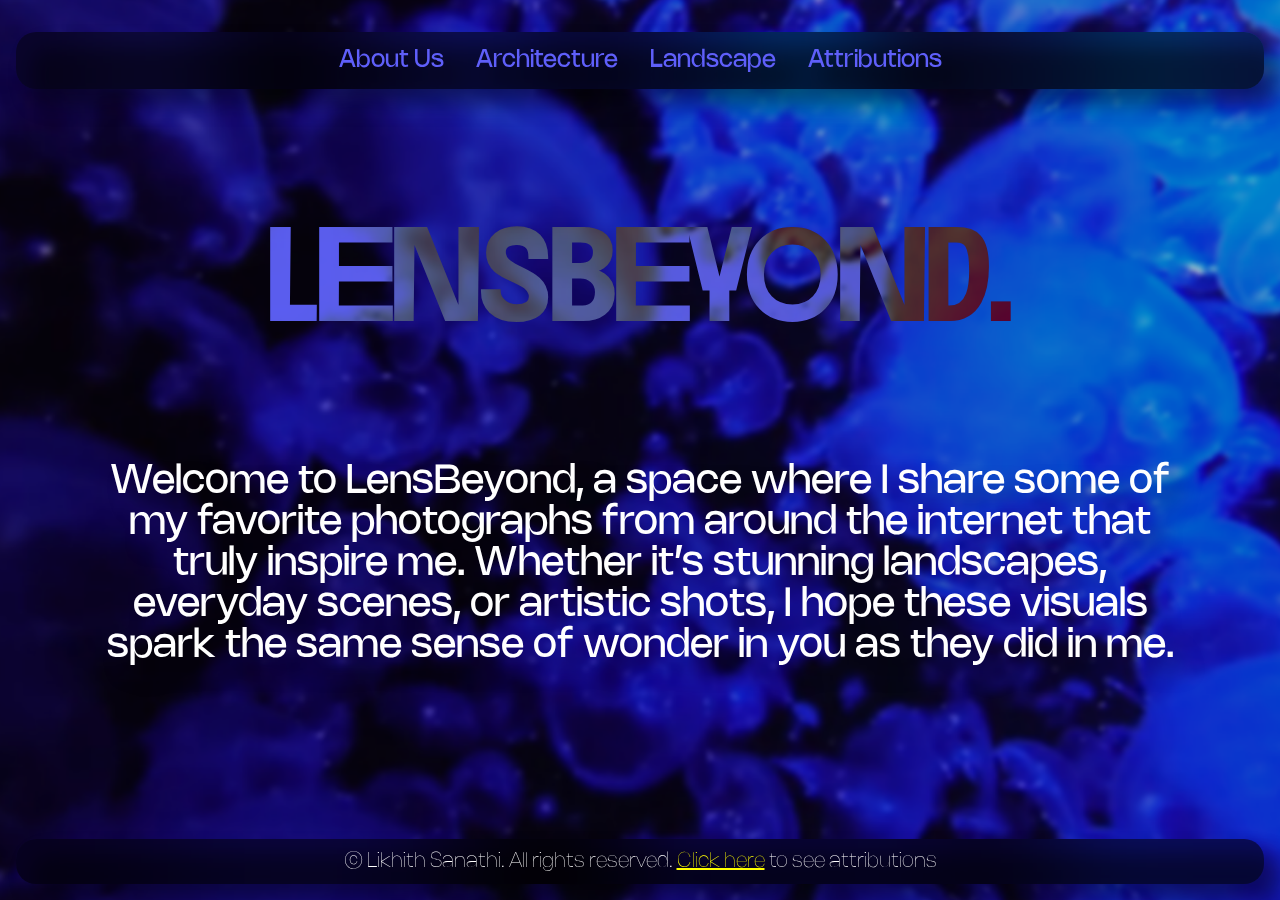
<file: ca/index.html>
<!DOCTYPE html>
<html lang="en">

    <head>
        <title>LensBeyond - Home</title>
        <meta charset="UTF-8">
        <meta name="viewport" content="width=device-width, initial-scale=1.0">
        <link rel="stylesheet" href="styles.css">
        <link rel="icon" type="image/x-icon" href="images/icon.png">
    </head>

    <body id="home">
        <nav>
            <a href="aboutus.html">About Us</a>    
            <a href="architecture.html">Architecture</a>
            <a href="landscape.html">Landscape</a>
            <a href="attribution.html">Attributions</a>
        </nav>

        <header>

        <h1>lensbeyond.</h1>

        </header>
        
        <main>

            <section>
                <p>Welcome to LensBeyond, a space where I share some of my favorite photographs from around the internet that truly inspire me. Whether it’s stunning landscapes, everyday scenes, or artistic shots, I hope these visuals spark the same sense of wonder in you as they did in me.</p>
            </section>

            <div class="bg">
                <video autoplay loop muted id="bg">
                    <source src = 'images/aquatic.mp4' type="video/mp4">
                    Serene underwater Aquatic Scene
                </video>
            </div>

        </main>

        <footer>
            <small>&copy; Likhith Sanathi. All rights reserved. <a href='attribution.html'>Click here</a> to see attributions</small>
        </footer>

    </body>
</html>
</file>
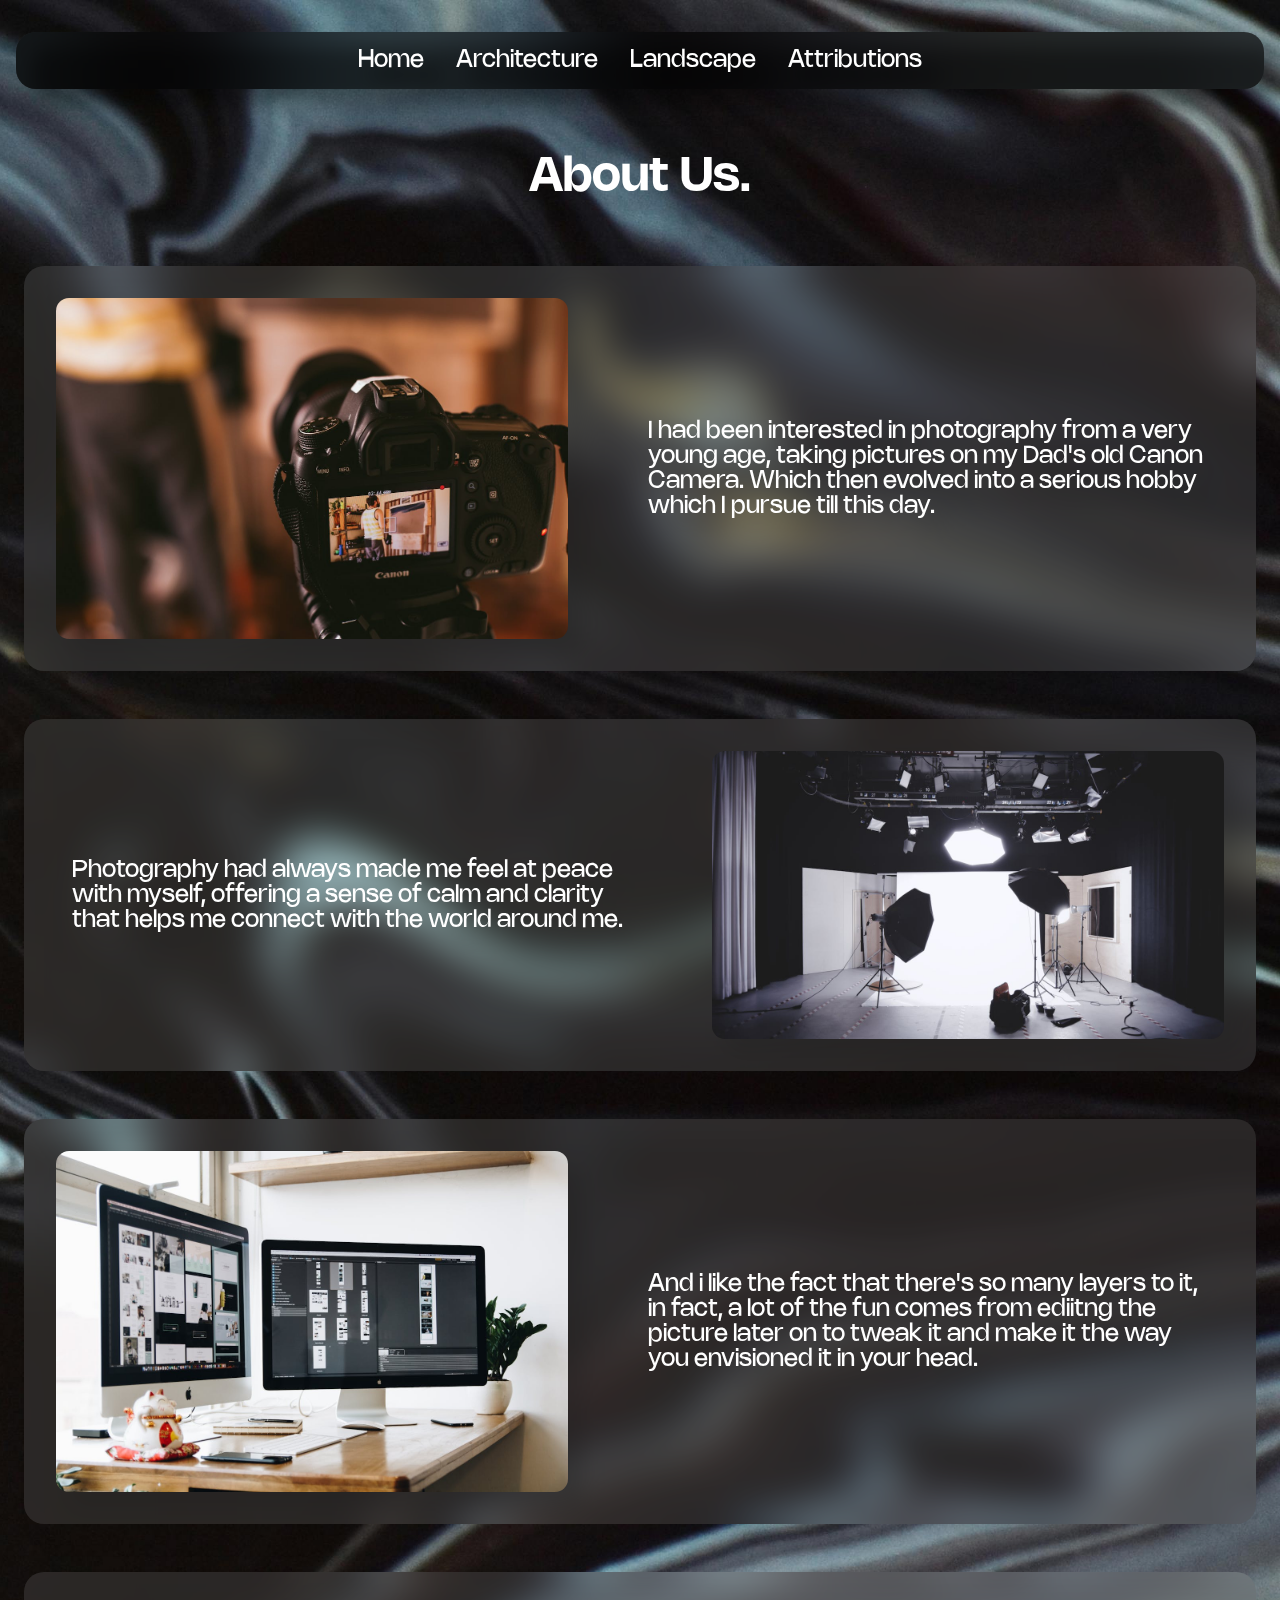
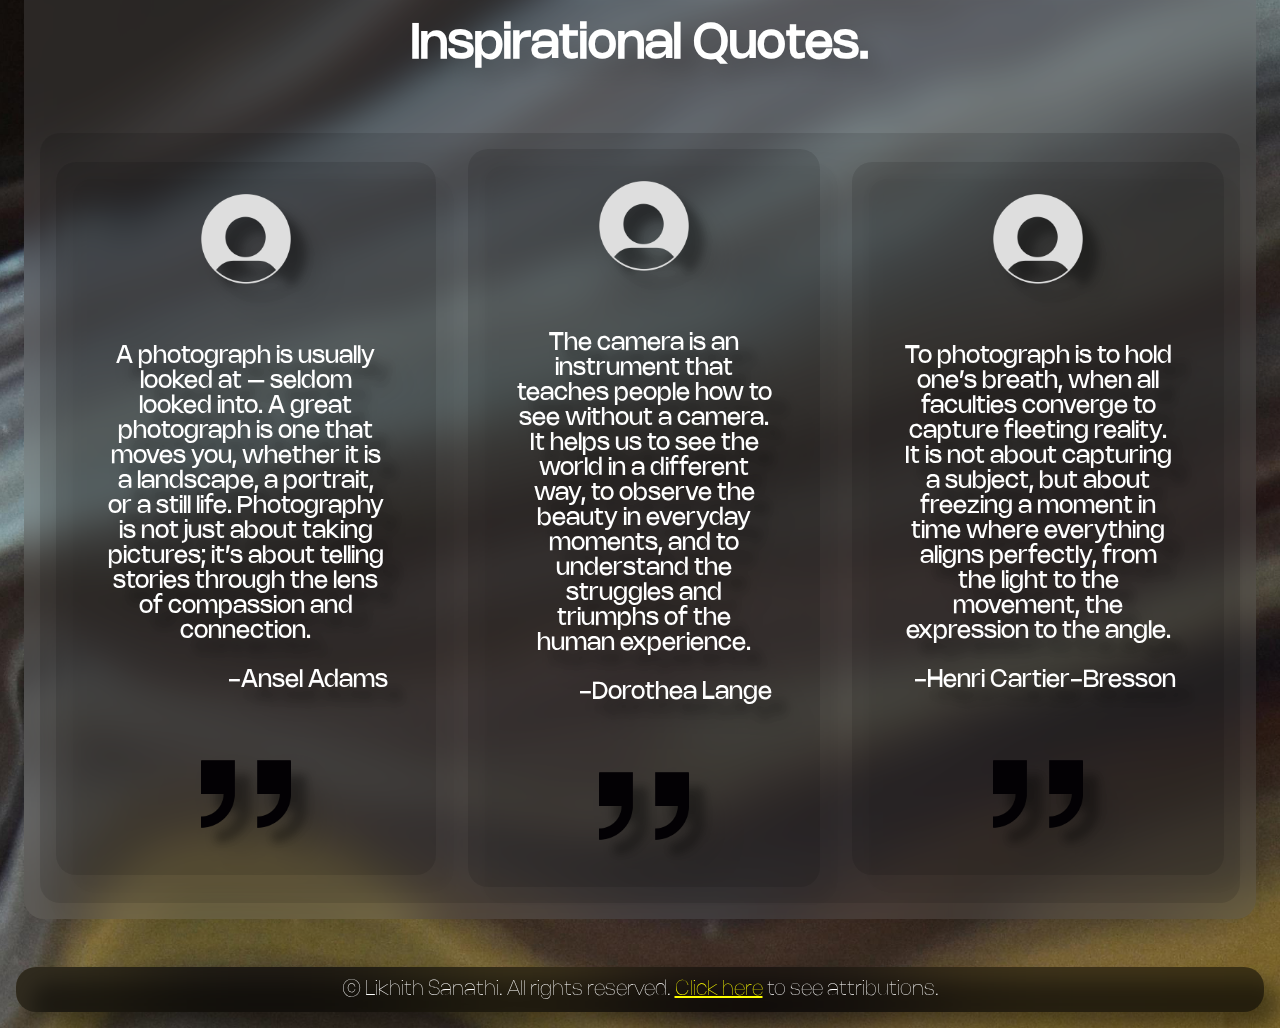
<file: ca/aboutus.html>
<!DOCTYPE html>
<html lang="en">
<head>
    <title>LensBeyond - About Us</title>
    <meta charset="UTF-8">
    <meta name="viewport" content="width=device-width, initial-scale=1.0">
    <link rel="stylesheet" href="styles.css">
    <link rel="icon" type="image/x-icon" href="images/icon.png">
</head>
<body id="aboutus">
    <nav>
        <a href="index.html">Home</a>
        <a href="architecture.html">Architecture</a>
        <a href="landscape.html">Landscape</a>
        <a href="attribution.html">Attributions</a>
    </nav>

    <header>
        <h1 id="aboutus-header">About Us.</h1>
    </header>

    <main>

        <section>
            <img src = 'images/aboutus1.jpg' alt = 'Camera'>
            <p>I had been interested in photography from a very young age, taking pictures on my Dad's old Canon Camera. Which then evolved into a serious hobby which I pursue till this day.</p>
        </section>

        <section>
            <p id="text">Photography had always made me feel at peace with myself, offering a sense of calm and clarity that helps me connect with the world around me.</p>
            <img id = 'img' src = 'images/aboutus2.jpg' alt = 'Camera'>
        </section>
        
        <section>
            <img src = 'images/aboutus3.jpg' alt = 'Camera'>
            <p>And i like the fact that there's so many layers to it, in fact, a lot of the fun comes from ediitng the picture later on to tweak it and make it the way you envisioned it in your head.</p>
        </section>

        

        <section id="testimonials">
            <h2>Inspirational Quotes.</h2>
            <div id="reviews">
            <div>
                <img src="images/pfp.png" alt="profile picture">
                <p>A photograph is usually looked at – seldom looked into. A great photograph is one that moves you, whether it is a landscape, a portrait, or a still life. Photography is not just about taking pictures; it’s about telling stories through the lens of compassion and connection.</p>
                <p class="name">-Ansel Adams</p>
                <img src="images/quote.png" alt="quote">
            </div>
            <div>
                <img src="images/pfp.png" alt="profile picture">
                <p>The camera is an instrument that teaches people how to see without a camera. It helps us to see the world in a different way, to observe the beauty in everyday moments, and to understand the struggles and triumphs of the human experience. </p>
                <p class="name">-Dorothea Lange</p>
                <img src="images/quote.png" alt="quote">
            </div>
            <div>
                <img src="images/pfp.png" alt="profile picture">
                <p>To photograph is to hold one’s breath, when all faculties converge to capture fleeting reality. It is not about capturing a subject, but about freezing a moment in time where everything aligns perfectly, from the light to the movement, the expression to the angle. </p>
                <p class="name">-Henri Cartier-Bresson</p>
                <img src="images/quote.png" alt="quote">
            </div>
            </div>
        </section>

        
        

    </main>
    <footer>
        <small>
            &copy; Likhith Sanathi. All rights reserved. <a href='attribution.html'>Click here</a> to see attributions.
        </small>
    </footer>
</body>
</html>
</file>
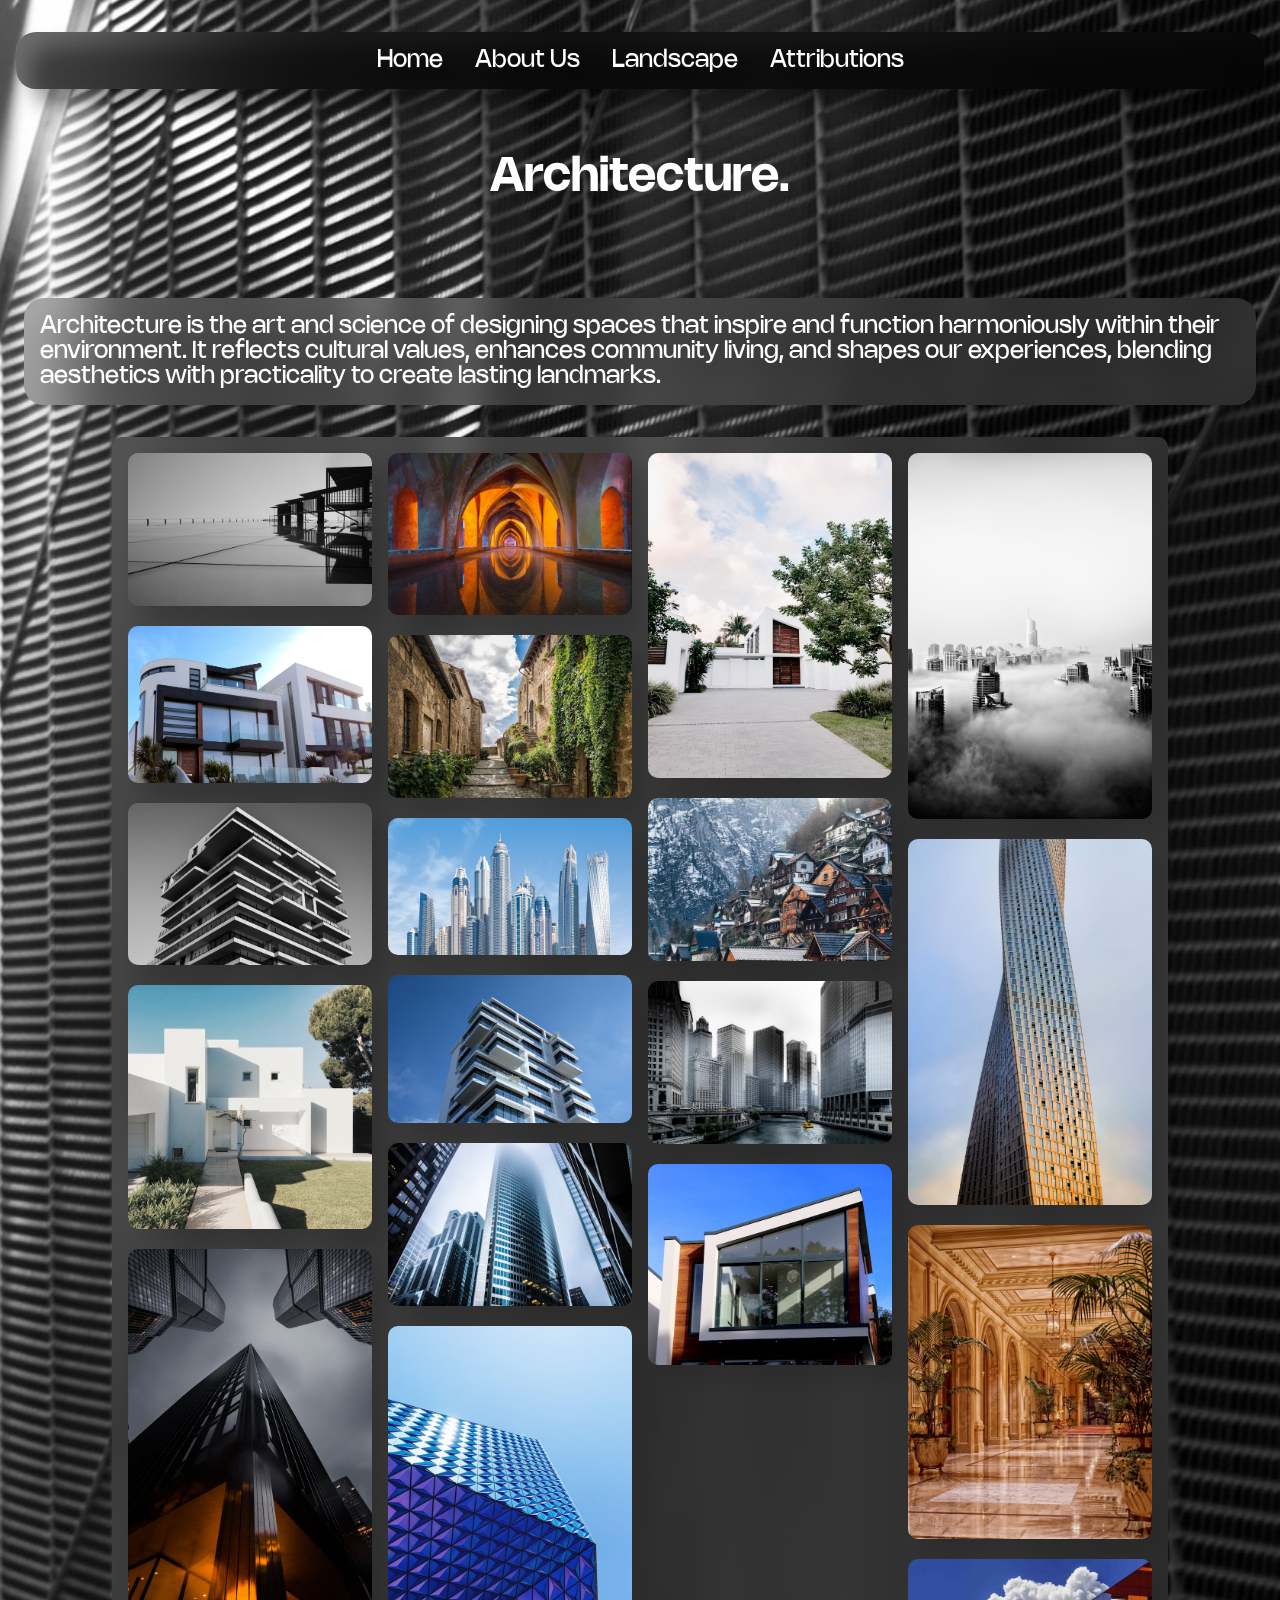
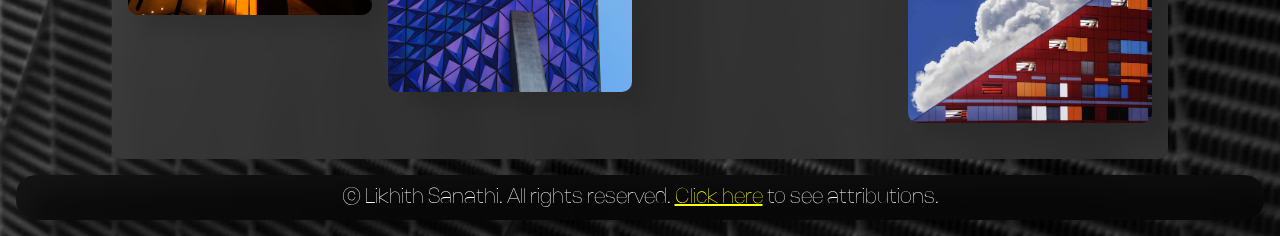
<file: ca/architecture.html>
<!DOCTYPE html>
<html lang="en">
    <head>
        <title>LensBeyond - Architecture</title>
        <meta charset="UTF-8">
        <meta name="viewport" content="width=device-width, initial-scale=1.0">
        <link rel="stylesheet" href="styles.css">
        <link rel="icon" type="image/x-icon" href="images/icon.png">
    </head>
    <body id="architecture">
        <nav>
            <a href="index.html">Home</a>
            <a href="aboutus.html">About Us</a>
            <a href="landscape.html">Landscape</a>
            <a href="attribution.html">Attributions</a>
        </nav>

        <header>
        <h1>Architecture.</h1>
        </header>  

        <main>
            
            <p>Architecture is the art and science of designing spaces that inspire and function harmoniously within their environment. It reflects cultural values, enhances community living, and shapes our experiences, blending aesthetics with practicality to create lasting landmarks.</p>
            <div id="gallery">               
                    <img src = 'images/arch1.jpg' alt = 'bridge'>
                    <img src = 'images/arch2.jpg' alt = 'villa'>
                    <img src = 'images/arch3.jpg' alt = 'building'>
                    <img src = 'images/arch4.jpg' alt = 'house with trees'>                    
                    <img src = 'images/arch5.jpg' alt = 'corporate building'>
                    <img src = 'images/arch6.jpg' alt = 'hallway'>
                    <img src = 'images/arch7.jpg' alt = 'stone building'>
                    <img src = 'images/arch8.jpg' alt = 'skyline'>            
                    <img src = 'images/arch9.jpg' alt = 'abstract building'>
                    <img src = 'images/arch10.jpg' alt="corporate building">
                    <img src="images/arch12.jpg" alt="crystal building">
                    <img src="images/arch13.jpg" alt="brown and white villa">
                    <img src = 'images/arch14.jpg' alt = 'village in the mountains'>
                    <img src = 'images/arch15.jpg' alt = 'cloudy skyline'>
                    <img src = 'images/arch16.jpg' alt = 'villa'>
                    <img src="images/arch17.jpg" alt="skyline">
                    <img src = 'images/arch18.jpg' alt = 'spiral building'>
                    <img src = 'images/arch19.jpg' alt = 'hotel lobby'>
                    <img src = 'images/arch20.jpg' alt = 'abstract red building'>
            </div>
            
        </main>

        <footer>
            <small>
                &copy; Likhith Sanathi. All rights reserved. <a href='attribution.html'>Click here</a> to see attributions.
            </small>
        </footer>
    </body>
</html>
</file>
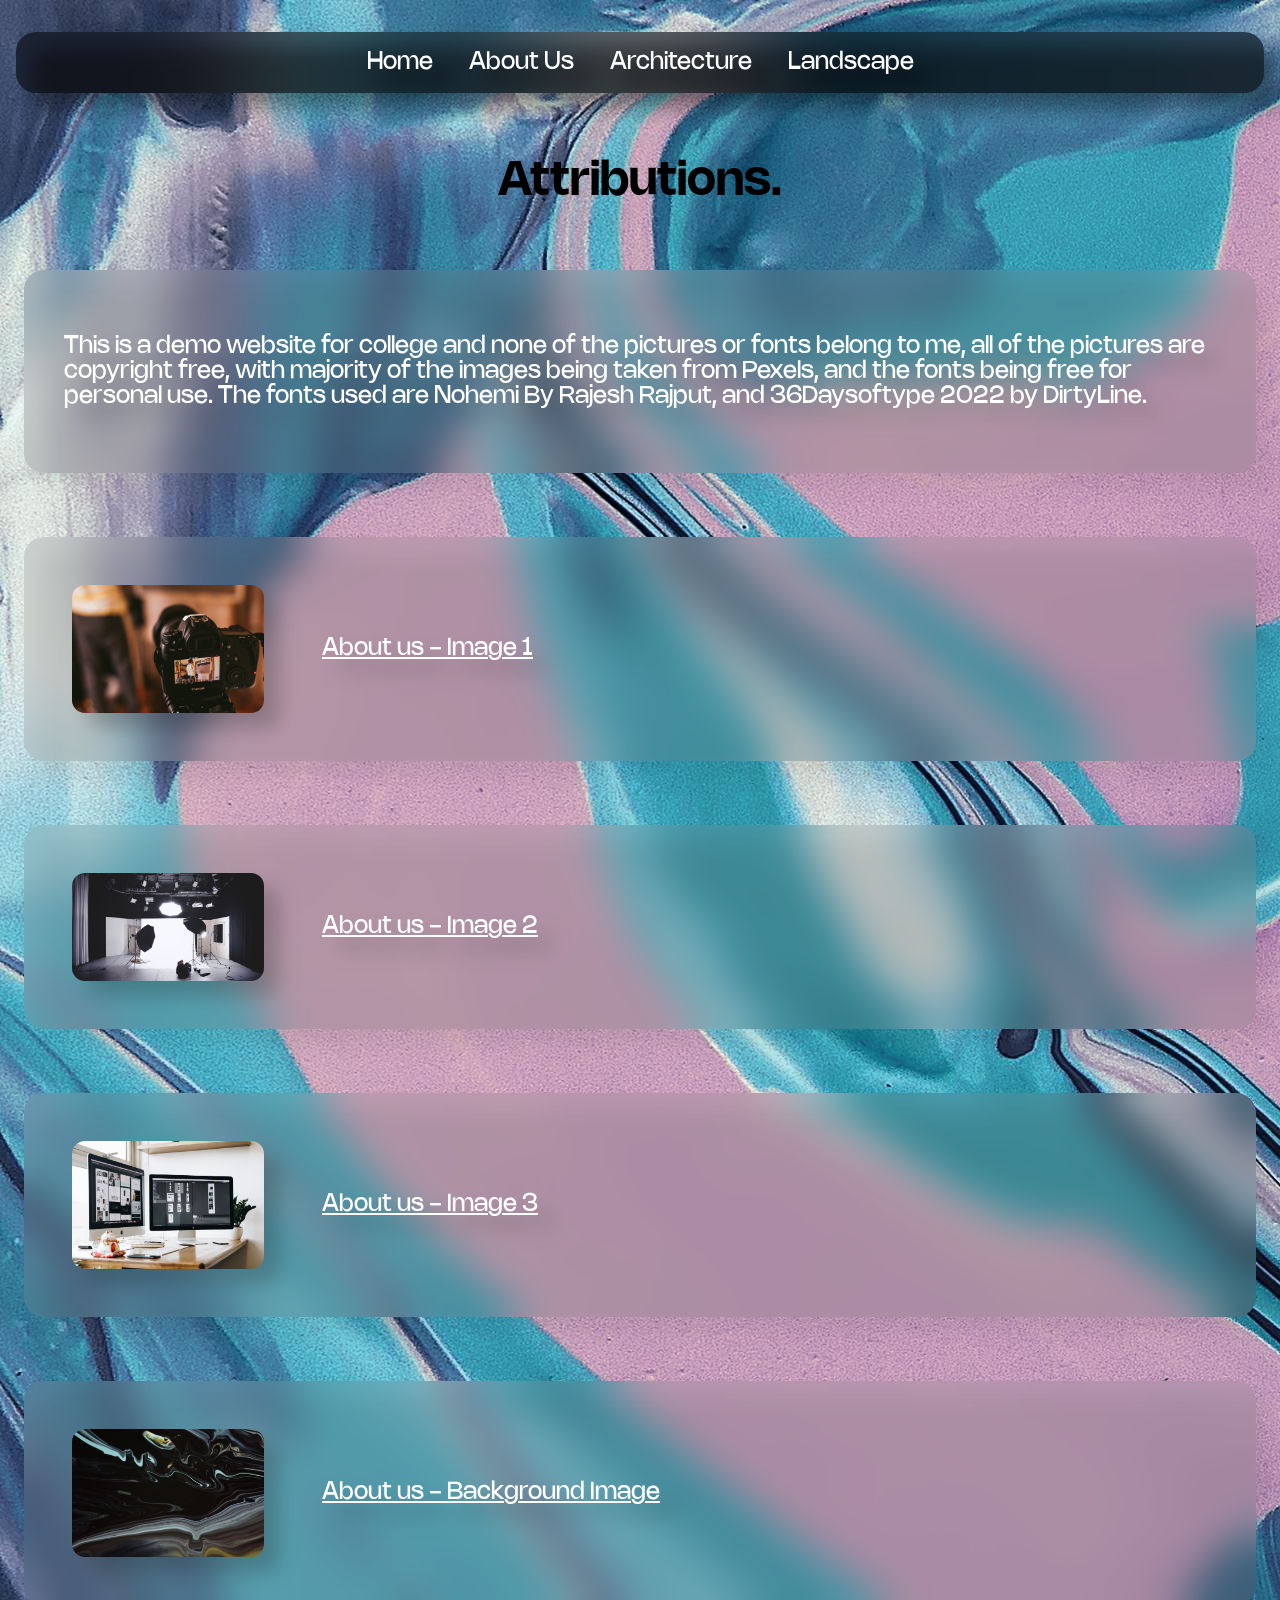
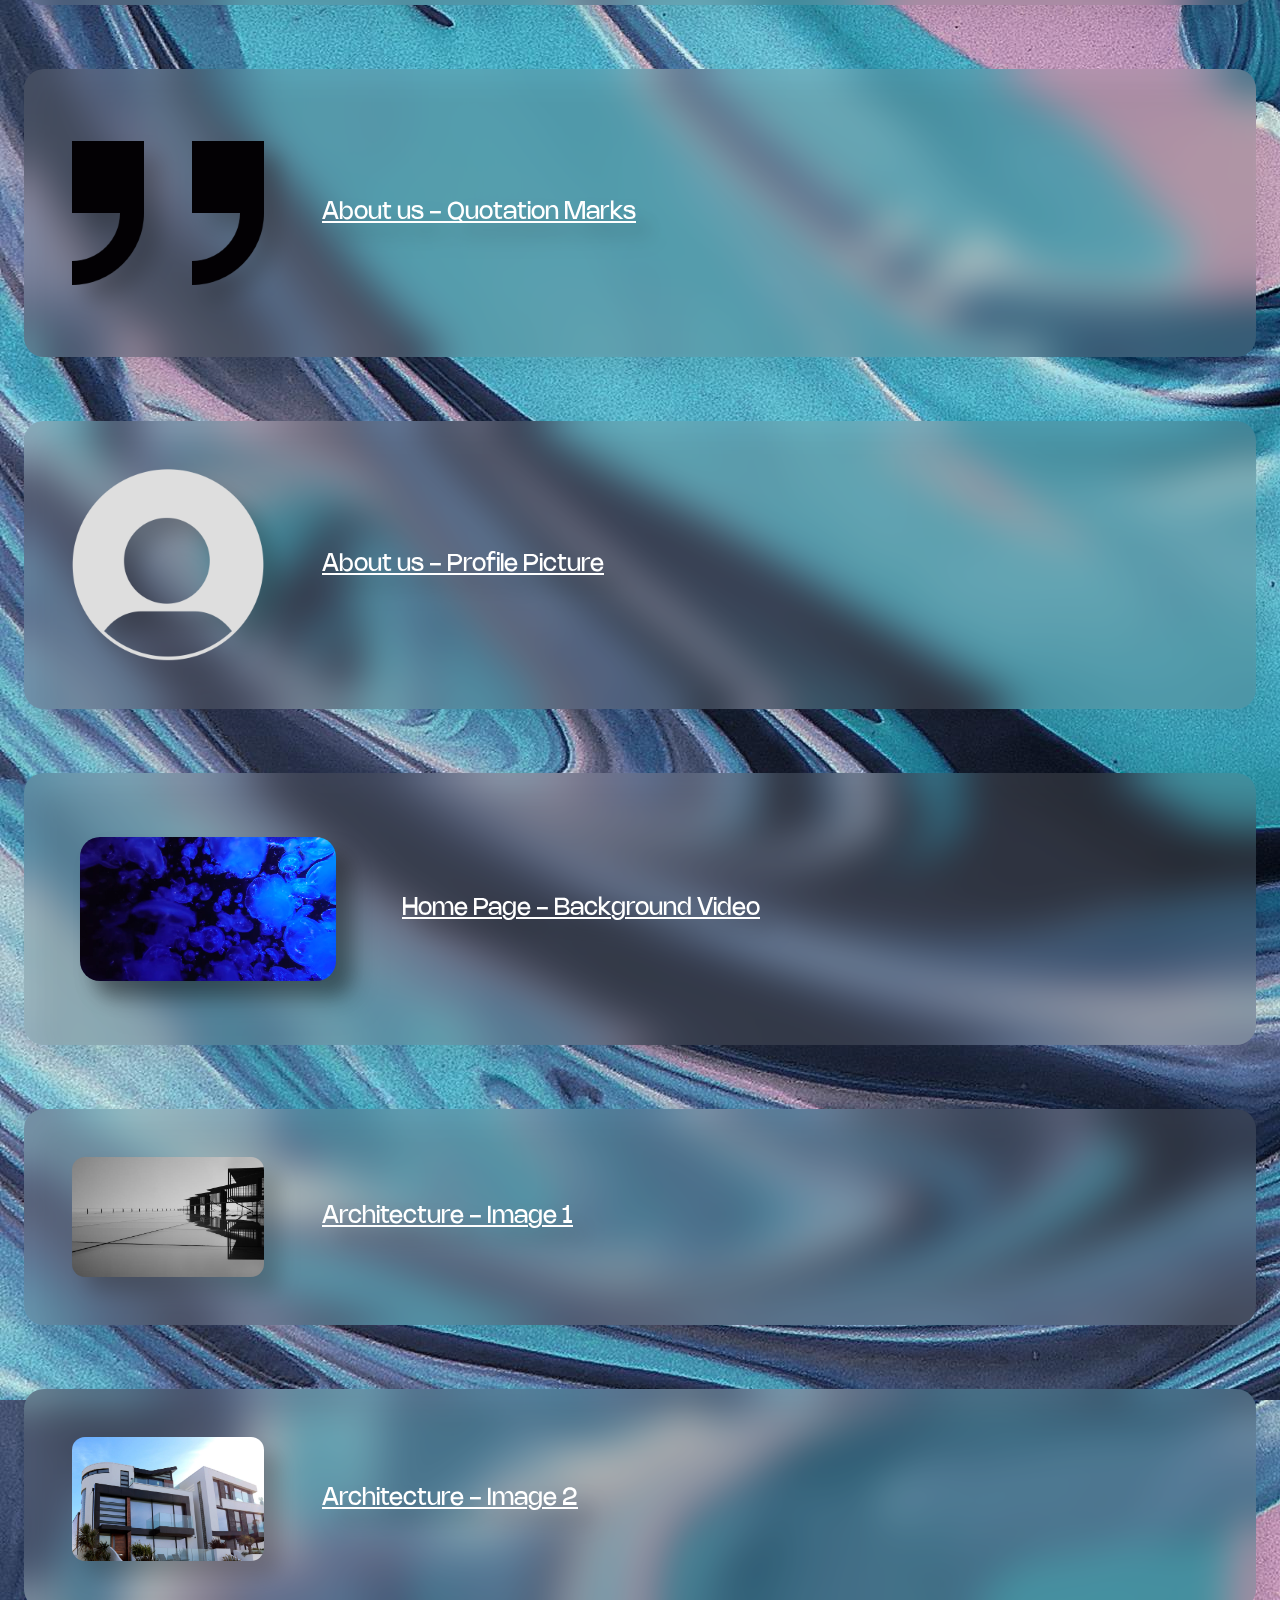
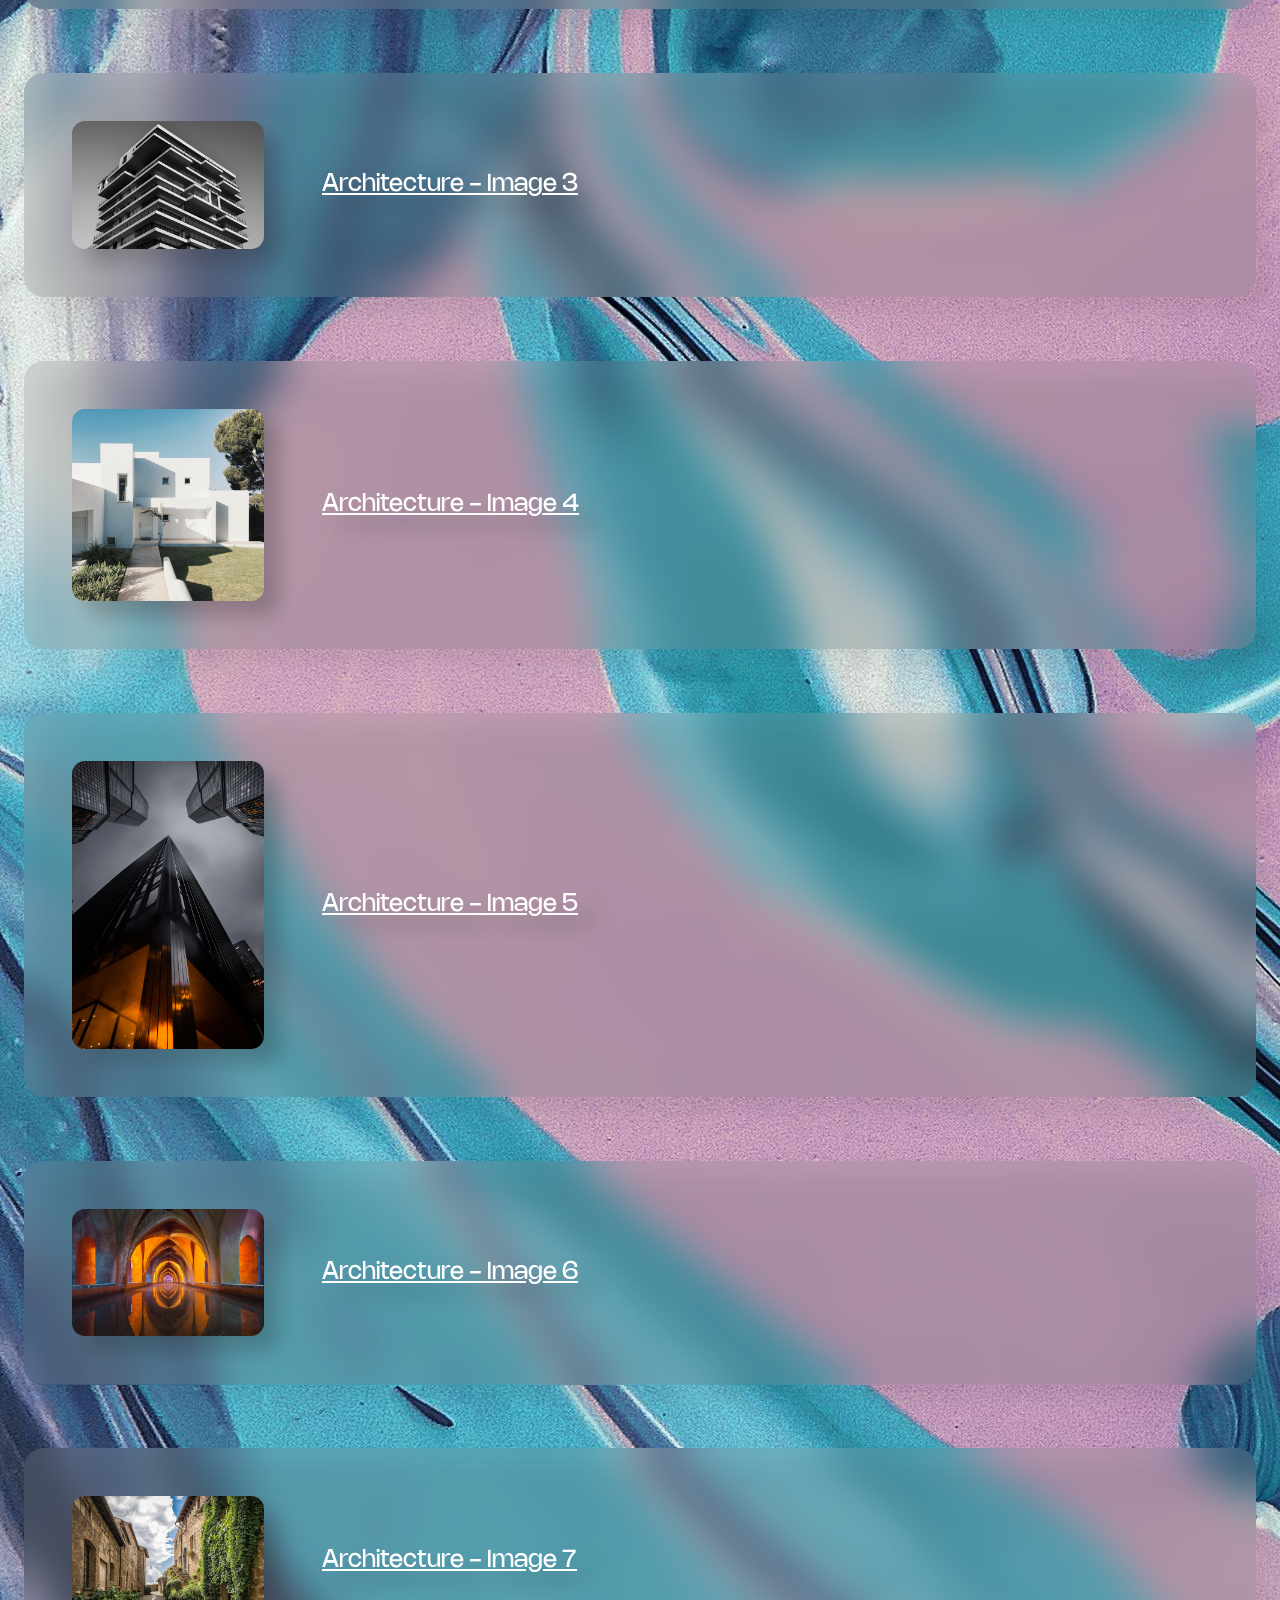
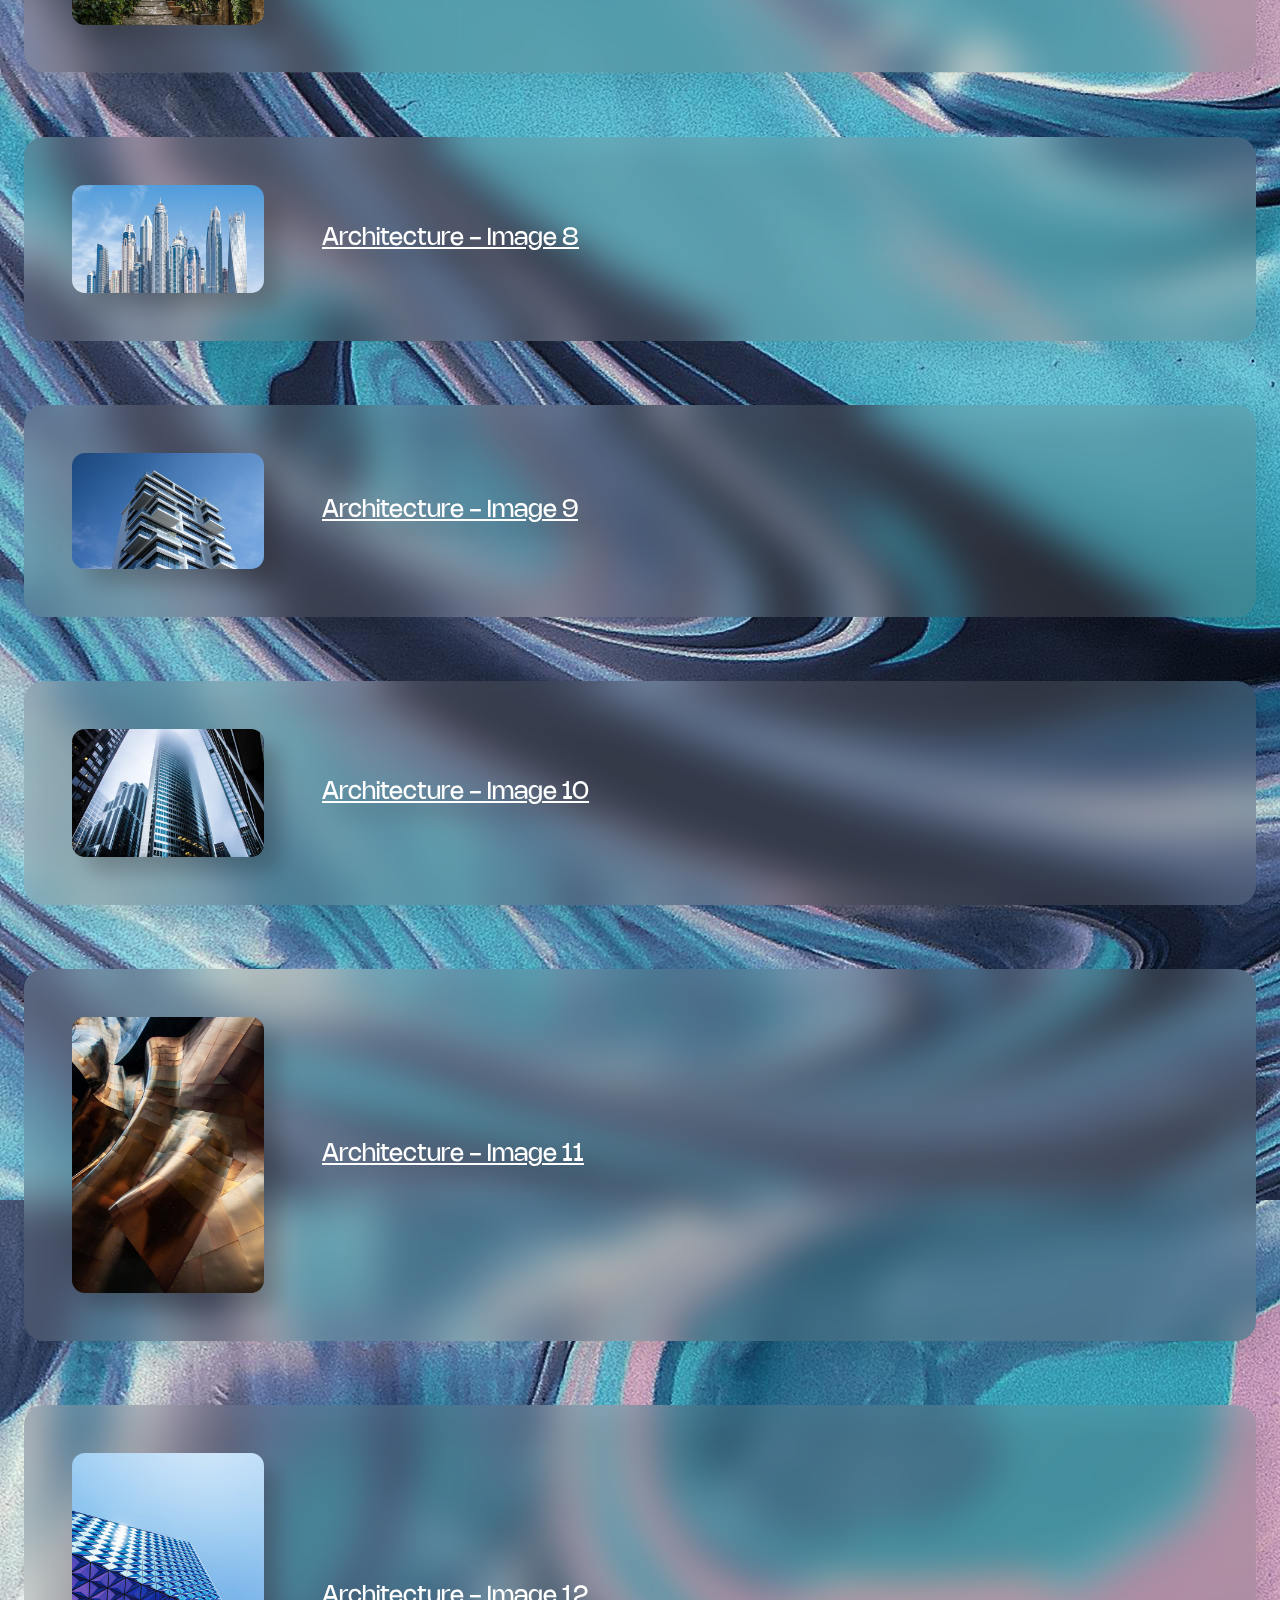
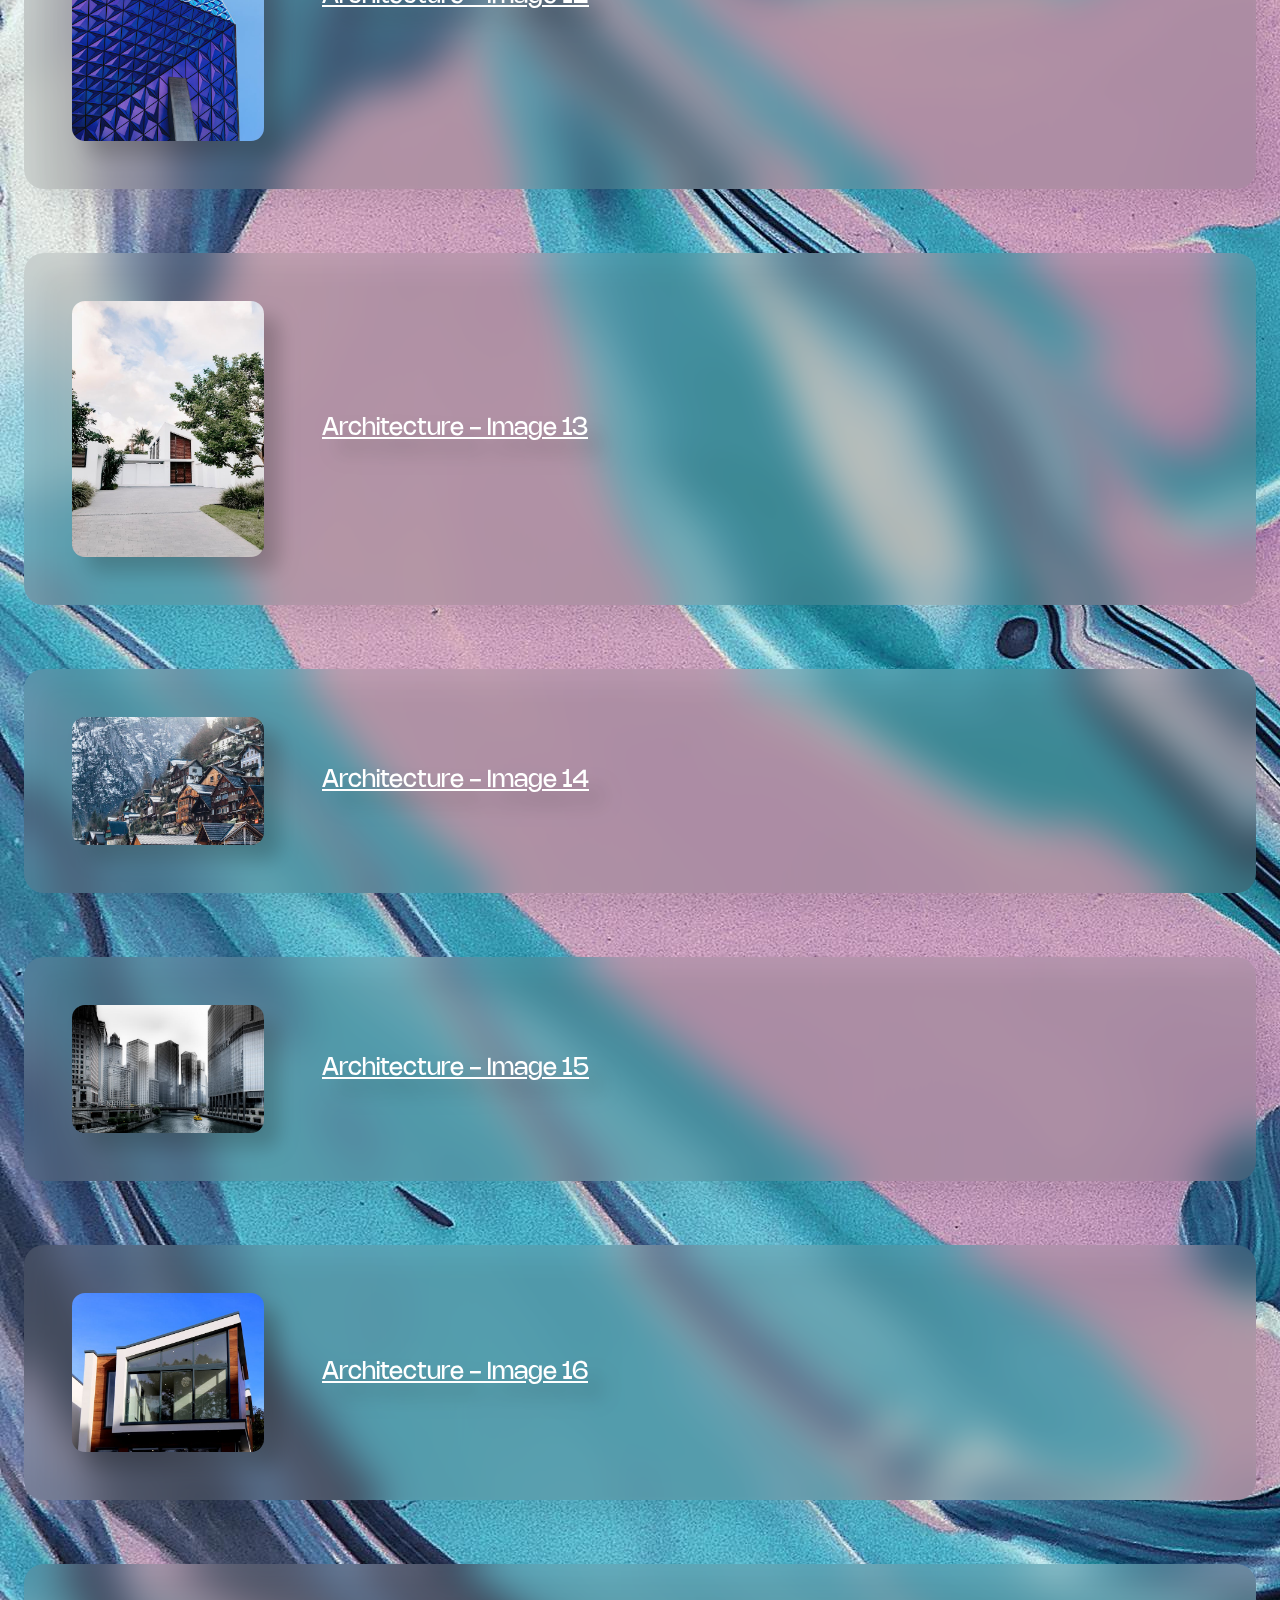
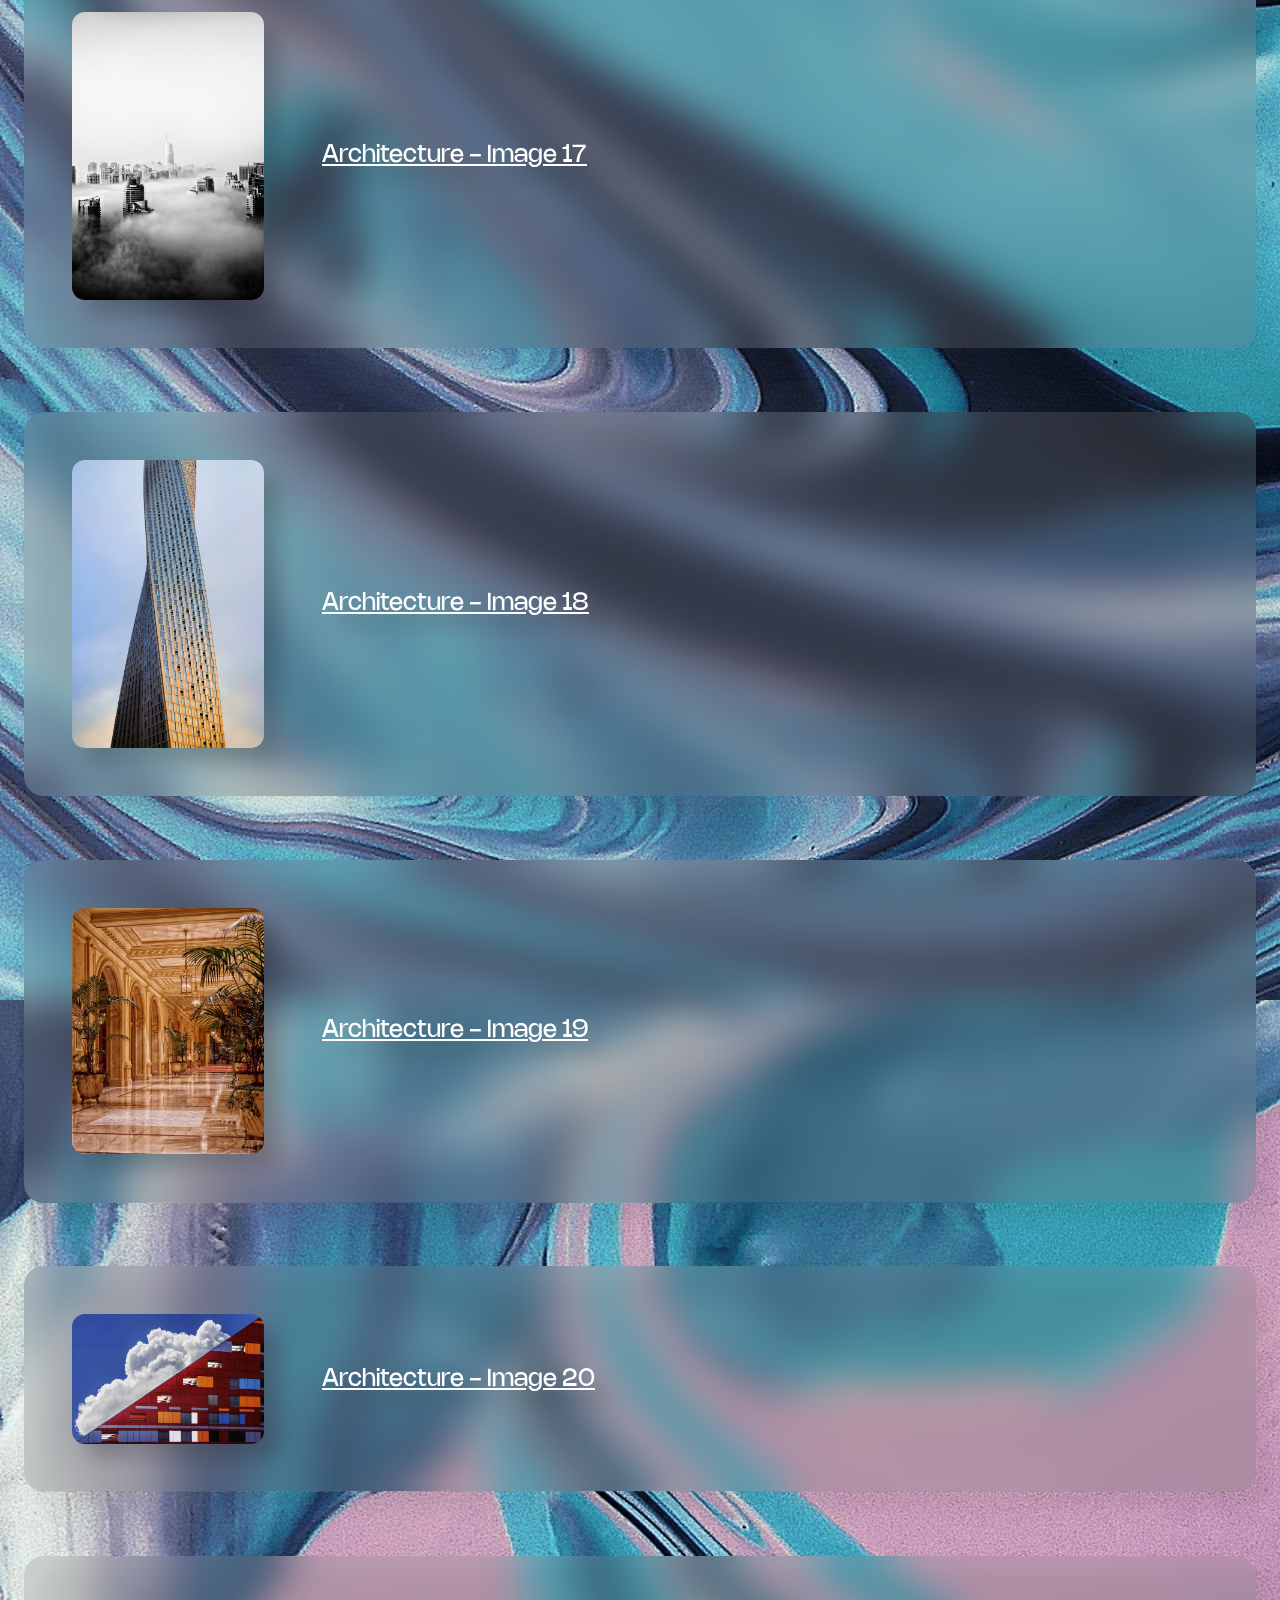
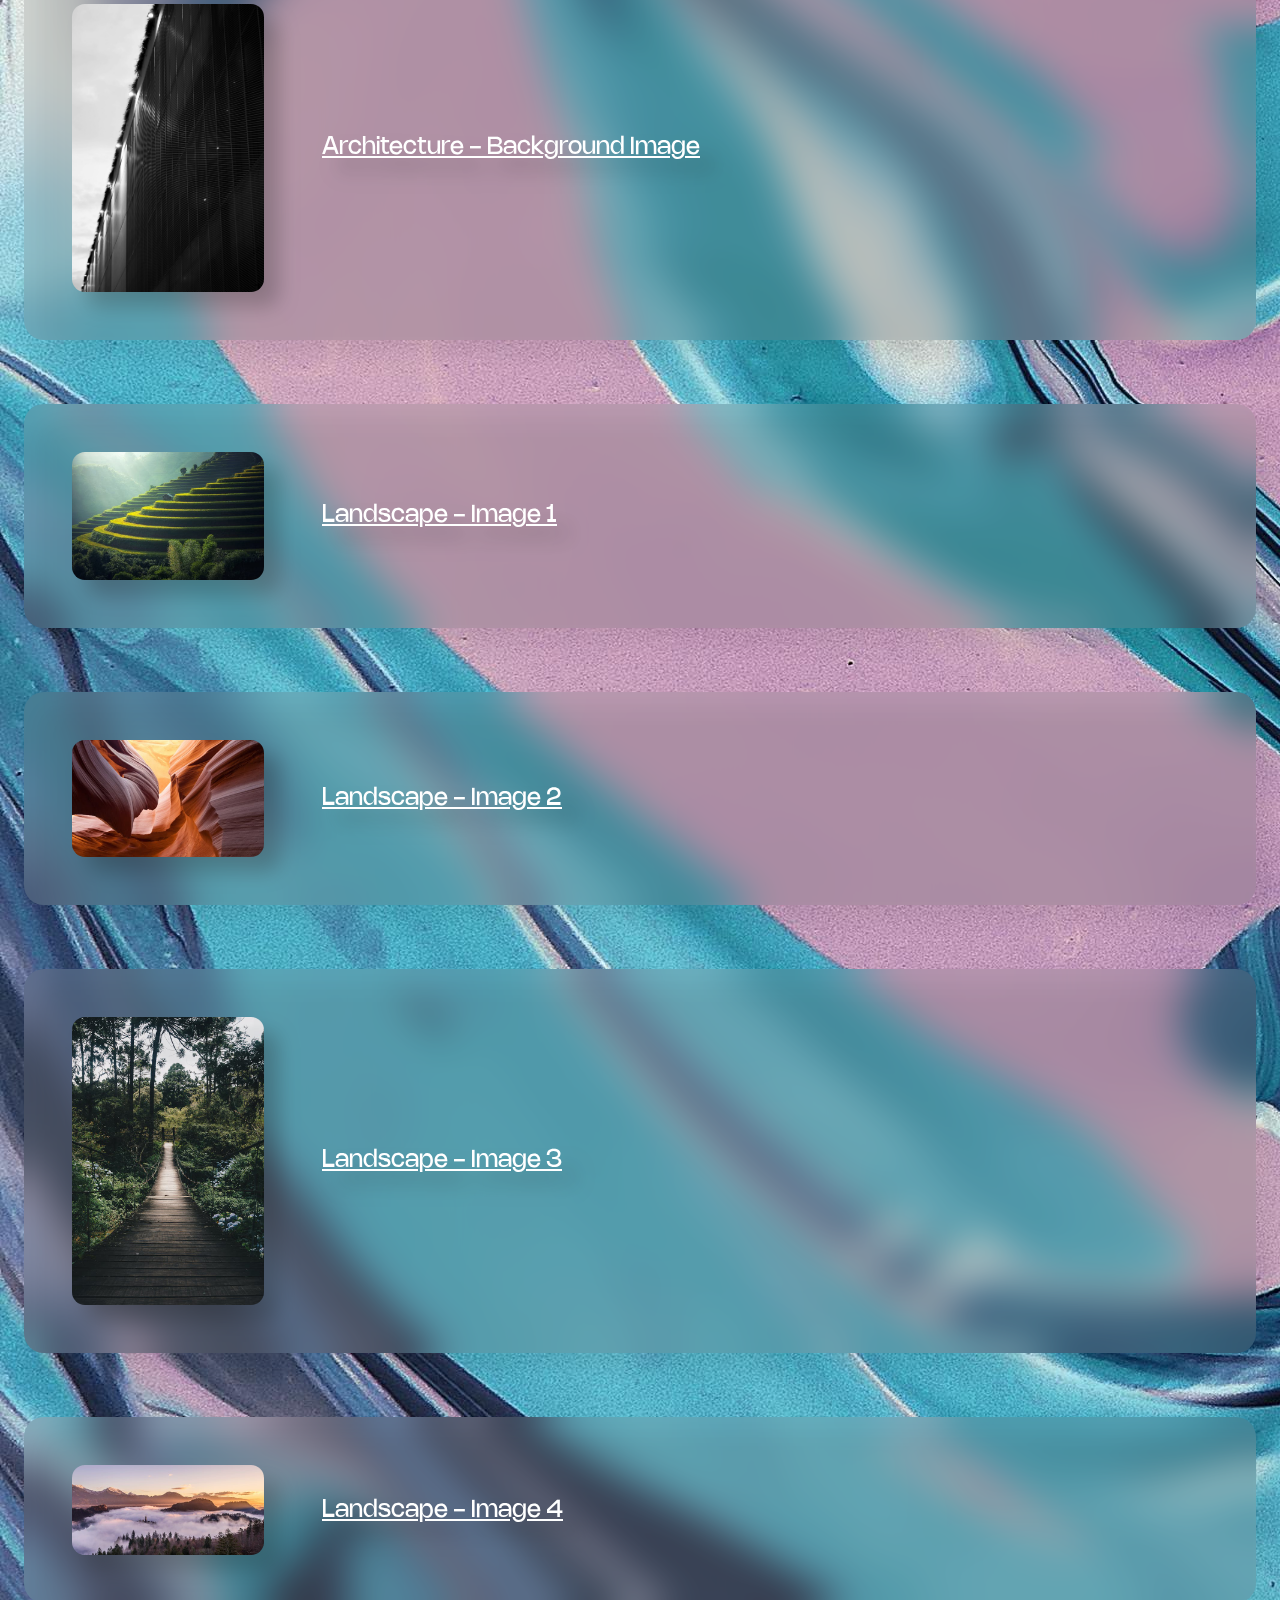
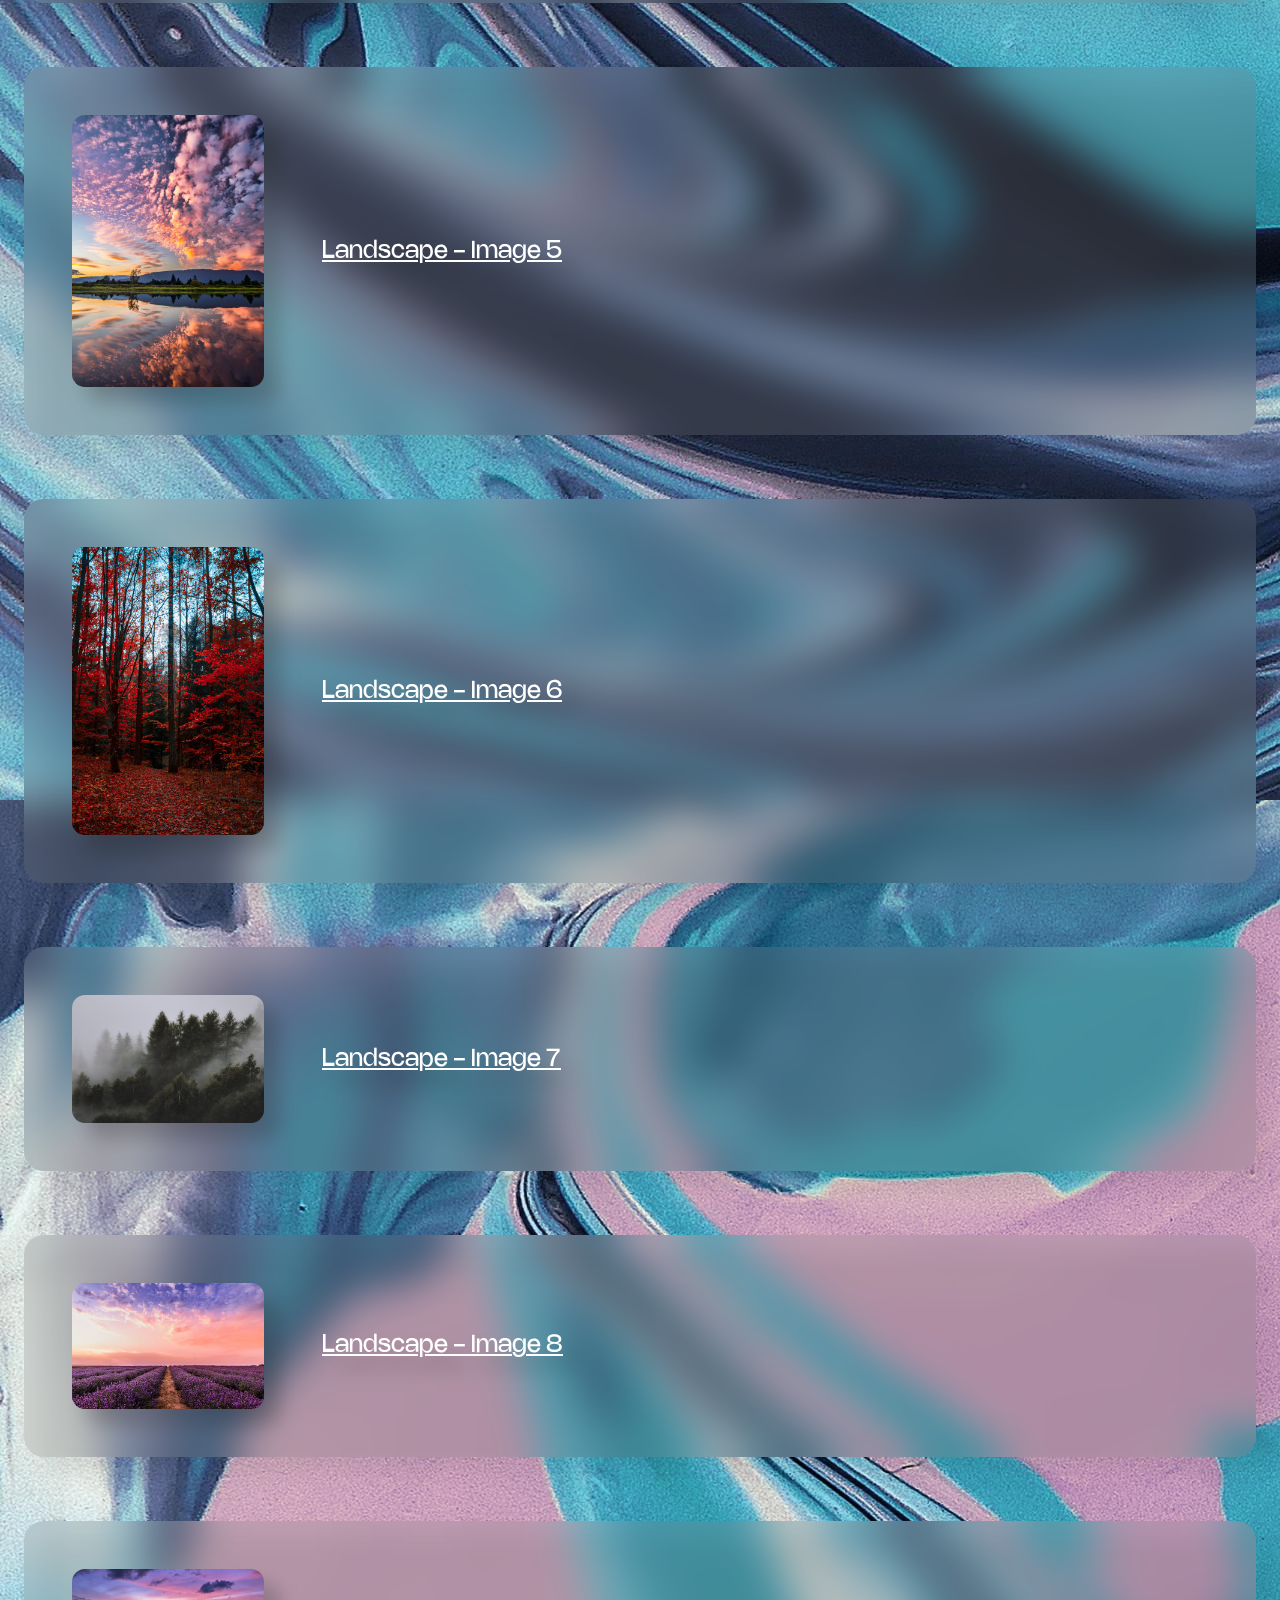
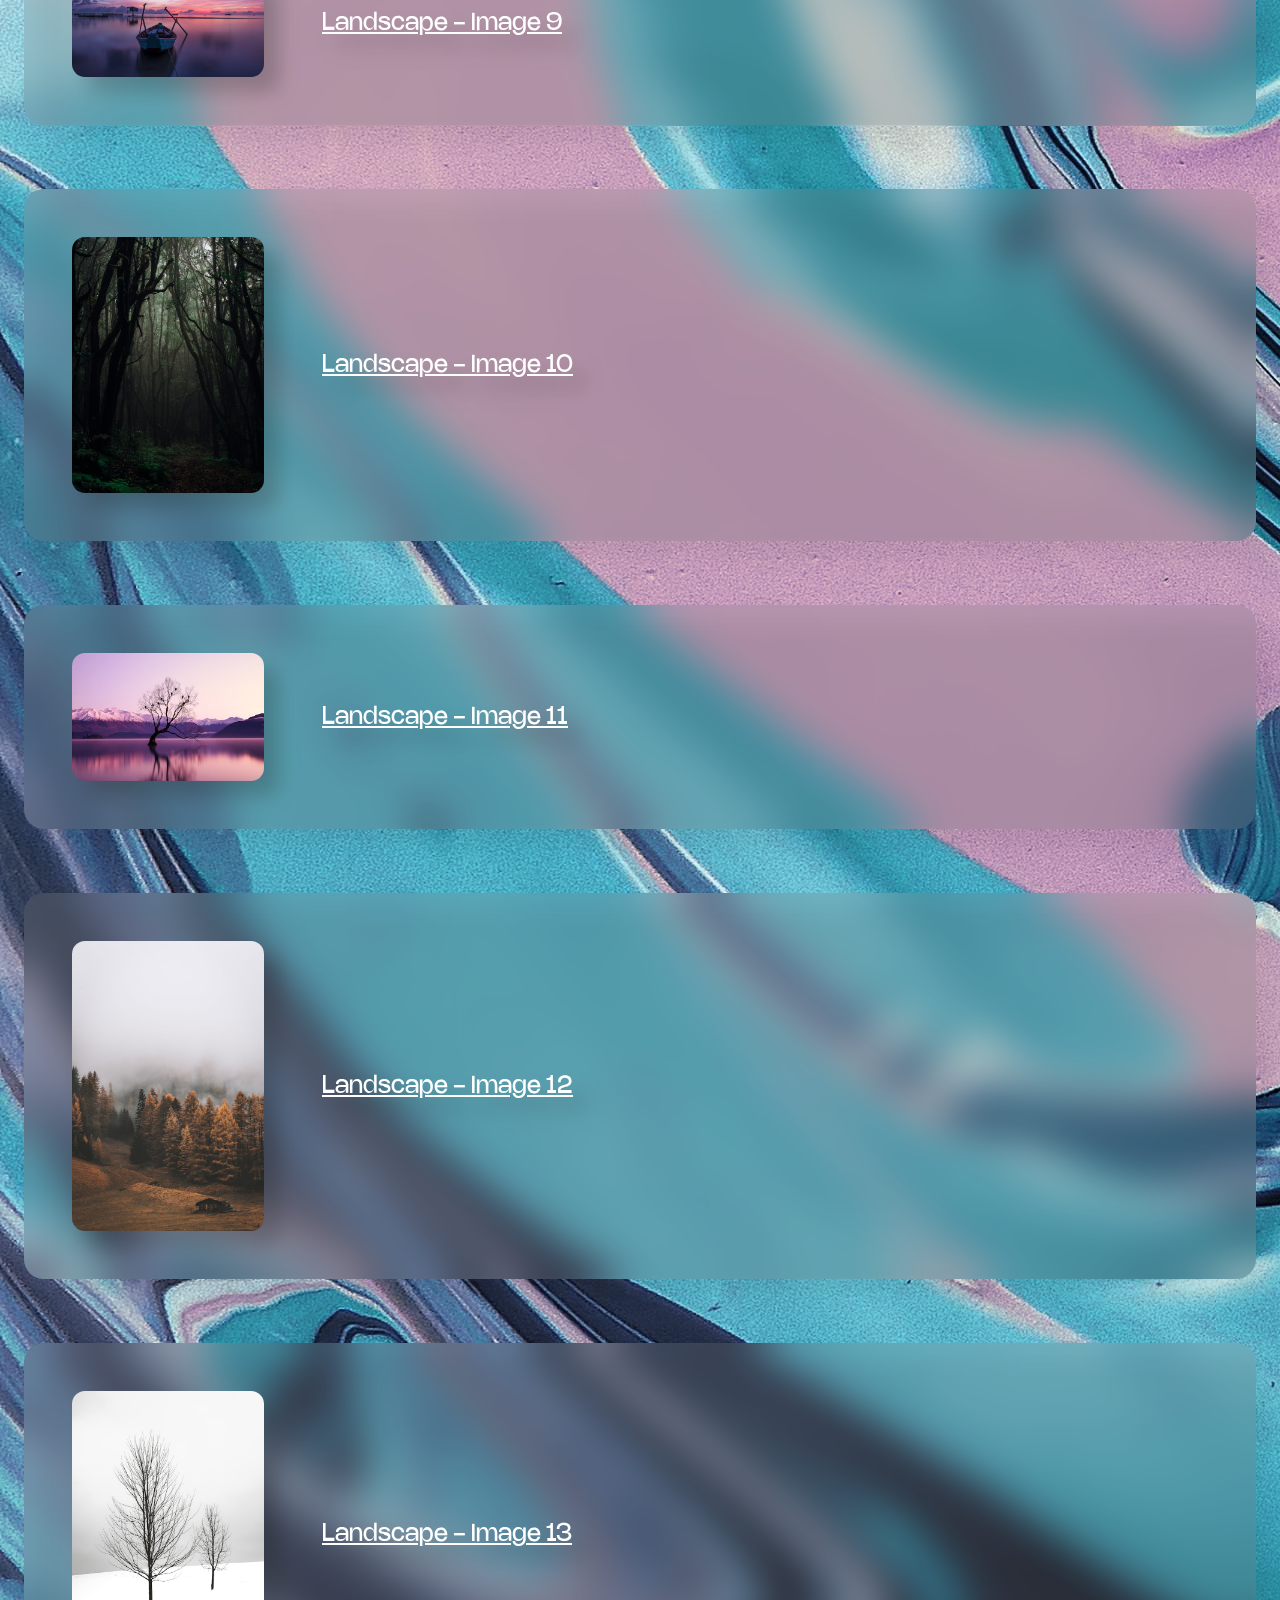
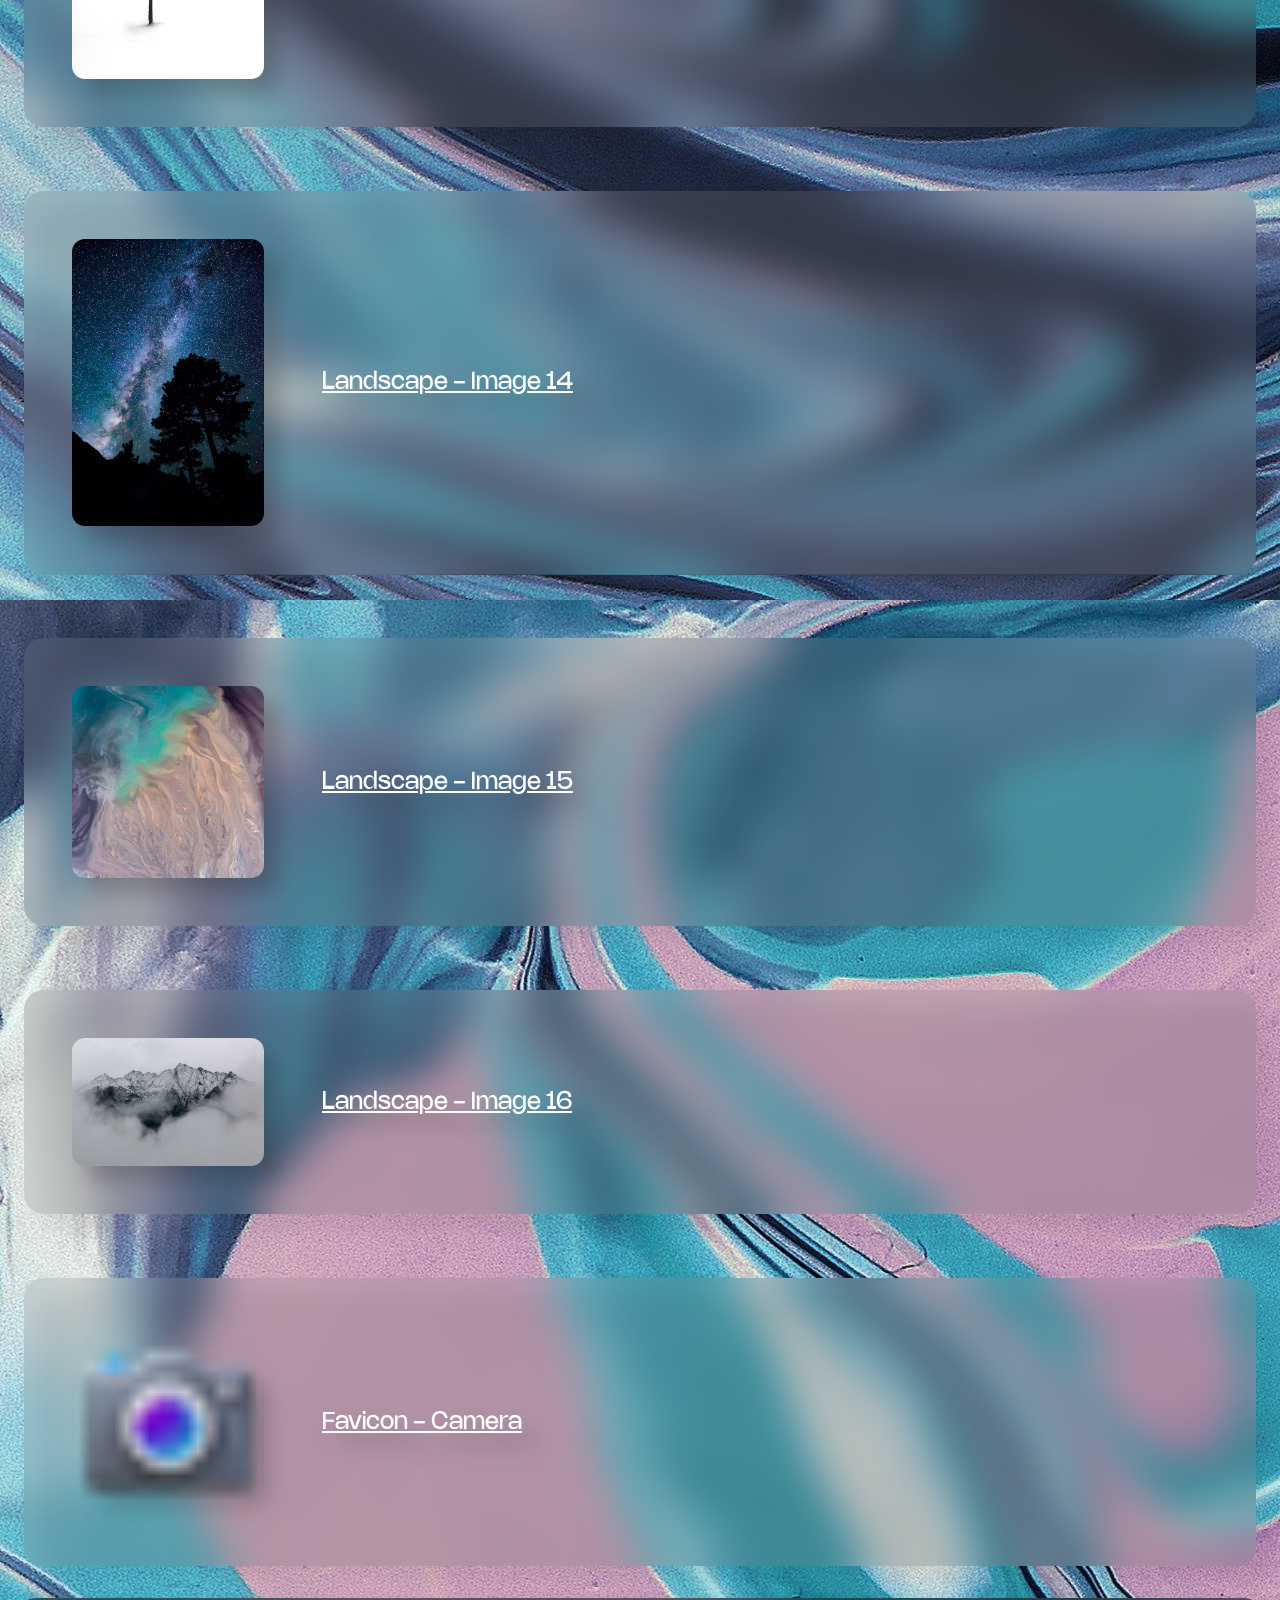
<file: ca/attribution.html>
<!DOCTYPE html>
<html lang="en">
    <head>
        <title>LensBeyond - Attributions</title>
        <meta charset="UTF-8">
        <meta name="viewport" content="width=device-width, initial-scale=1.0">
        <link rel='stylesheet' href="styles.css">
        <link rel="icon" type="image/x-icon" href="images/icon.png">
    </head>

    <body id="attribution">
        <nav>
            <a href="index.html">Home</a>
            <a href="aboutus.html">About Us</a>
            <a href="architecture.html">Architecture</a>
            <a href="landscape.html">Landscape</a>
        </nav>
    
        <main>
            <h1>Attributions.</h1>

            <div>
                <p>This is a demo website for college and none of the pictures or fonts belong to me, all of the pictures are copyright free, with majority of the images being taken from Pexels, and the fonts being free for personal use. The fonts used are Nohemi By Rajesh Rajput, and 36Daysoftype 2022 by DirtyLine.</p>
            </div>
            <section>
                <div>
                    <img src="images/aboutus1.jpg" alt="aboutus1">
                    <p><a href=https://www.pexels.com/photo/black-canon-dslr-camera-1037766/>About us - Image 1</a></p>
                </div>
                <div>
                    <img src="images/aboutus2.jpg" alt="aboutus2">
                    <p><a href='https://www.pexels.com/photo/photo-studio-with-white-wooden-framed-wall-mirror-134469/'>About us - Image 2</a></p>
                </div>
                <div>
                    <img src="images/aboutus3.jpg" alt="aboutus3">
                    <p><a href='https://www.pexels.com/photo/silver-and-black-imac-s-326501/'>About us - Image 3</a></p>
                </div>
                <div>
                    <img src="images/abstractblack.jpg" alt="Black abstract background">
                    <p><a href='https://www.pexels.com/photo/black-abstract-painting-3705001/'>About us - Background Image</a></p>
                </div>
                <div>
                    <img src="images/quote.png" alt="quote">
                    <p><a href='https://commons.wikimedia.org/wiki/File:NotoSans_-_Sans-Serif_Heavy_Double_Comma_Quotation_Mark_Ornament_-_1F677.svg'>About us - Quotation Marks</a></p>
                </div>
                <div>
                    <img src="images/pfp.png" alt="Profile Picture">
                    <p><a href='https://en.wikipedia.org/wiki/File:Default_pfp.svg'>About us - Profile Picture</a></p>
                </div>
                <div>
                    <div class="video-container" id="aquatic">
                        <video autoplay loop muted class='video'>
                        <source src="images/aquatic.mp4" type="video/mp4">
                        </video>
                    </div>
                    <p><a href="https://www.pexels.com/video/jellyfish-tank-28156785/">Home Page - Background Video</a></p>
                </div>
                <div>
                    <img src="images/arch1.jpg" alt="Bridge">
                    <p><a href='https://www.pexels.com/photo/grayscale-photography-of-bridge-262367/'>Architecture - Image 1</a></p>
                </div>
                <div>
                    <img src="images/arch2.jpg" alt="Villa">
                    <p><a href='https://www.pexels.com/photo/modern-building-against-sky-323780/'>Architecture - Image 2</a></p>
                </div>
                <div>
                    <img src="images/arch3.jpg" alt="Grayscale building">
                    <p><a href='https://www.pexels.com/photo/grayscale-photo-of-concrete-building-157811/'>Architecture - Image 3</a></p>
                </div>
                <div>
                    <img src="images/arch4.jpg" alt="House with trees">
                    <p><a href='https://www.pexels.com/photo/white-2-storey-house-near-trees-1115804/'>Architecture - Image 4</a></p>
                </div>
                <div>
                    <img src="images/arch5.jpg" alt="Skyscraper">
                    <p><a href='https://www.pexels.com/photo/worm-s-eye-view-of-buildings-1707823/'>Architecture - Image 5</a></p>
                </div>
                <div>
                    <img src="images/arch6.jpg" alt="Hallway">
                    <p><a href='https://www.pexels.com/photo/orange-and-gray-tunnel-painting-52062/'>Architecture - Image 6</a></p>
                </div>
                <div>
                    <img src="images/arch7.jpg" alt="Old House">
                    <p><a href='https://www.pexels.com/photo/concrete-houses-covered-with-leaves-210017/'>Architecture - Image 7</a></p>
                </div>
                <div>
                    <img src="images/arch8.jpg" alt="skyline">
                    <p><a href='https://www.pexels.com/photo/concrete-high-rise-buildings-under-blue-sky-618079/'>Architecture - Image 8</a></p>
                </div>
                <div>
                    <img src="images/arch9.jpg" alt="Modern Building">
                    <p><a href='https://www.pexels.com/photo/white-concrete-building-under-sunny-blue-sky-87223/'>Architecture - Image 9</a></p>
                </div>
                <div>
                    <img src="images/arch10.jpg" alt="Corporate Building">
                    <p><a href='https://www.pexels.com/photo/gray-high-rise-buildings-936722/'>Architecture - Image 10</a></p>
                </div>
                <div>
                    <img src="images/arch11.jpg" alt="Abstract Building">
                    <p><a href='https://www.pexels.com/photo/brown-textile-137594/'>Architecture - Image 11</a></p>
                </div>
                <div>
                    <img src="images/arch12.jpg" alt="Crystal Building">
                    <p><a href='https://www.pexels.com/photo/blue-glass-bulding-139205/'>Architecture - Image 12</a></p>
                </div>
                <div>
                    <img src="images/arch13.jpg" alt="Brown and White House">
                    <p><a href='https://www.pexels.com/photo/white-and-brown-house-1974596/'>Architecture - Image 13</a></p>
                </div>
                <div>
                    <img src="images/arch14.jpg" alt="Houses on snowy mountains">
                    <p><a href='https://www.pexels.com/photo/assorted-color-wooden-house-on-mountain-789380/'>Architecture - Image 14</a></p>
                </div>
                <div>
                    <img src="images/arch15.jpg" alt="Chicago Skyline">
                    <p><a href='https://www.pexels.com/photo/photo-of-boat-going-through-river-in-between-highrise-buildings-1209982/'>Architecture - Image 15</a></p>
                </div>
                <div>
                    <img src="images/arch16.jpg" alt="Modern Vila">
                    <p><a href='https://www.pexels.com/photo/modern-building-against-blue-sky-323776/'>Architecture - Image 16</a></p>
                </div>
                <div>
                    <img src="images/arch17.jpg" alt="skyline above the clouds">
                    <p><a href='https://www.pexels.com/photo/city-buildings-356286/'>Architecture - Image 17</a></p>
                </div>
                <div>
                    <img src="images/arch18.jpg" alt="spiral Building">
                    <p><a href='https://www.pexels.com/photo/concrete-building-1759478/'>Architecture - Image 18</a></p>
                </div>
                <div>
                    <img src="images/arch19.jpg" alt="Hotel Lobby">
                    <p><a href='https://www.pexels.com/photo/brown-hotel-interior-53464/'>Architecture - Image 19</a></p>
                </div>
                <div>
                    <img src="images/arch20.jpg" alt="Abstract red building">
                    <p><a href='https://www.pexels.com/photo/cloud-in-sky-and-building-109479/'>Architecture - Image 20</a></p>
                </div>
                <div>
                    <img src="images/wall.jpg" alt="Grayscale wall">
                    <p><a href='https://www.pexels.com/photo/steel-wall-in-black-and-white-17055596/'>Architecture - Background Image</a></p>
                </div>
                <div>
                    <img src="images/land1.jpg" alt="Terrace farm">
                    <p><a href='https://www.pexels.com/photo/scenic-view-of-rice-paddy-247599/'>Landscape - Image 1</a></p>
                </div>
                <div>
                    <img src="images/land2.jpg" alt="Canyon">
                    <p><a href='https://www.pexels.com/photo/antelope-canyon-33041/'>Landscape - Image 2</a></p>
                </div>
                <div>
                    <img src="images/land3.jpg" alt="Bridge in a forest">
                    <p><a href='https://www.pexels.com/photo/black-hanging-bridge-surrounded-by-green-forest-trees-775201/'>Landscape - Image 3</a></p>
                </div>
                <div>
                    <img src="images/land4.jpg" alt="Mountain surrounded by clouds">
                    <p><a href='https://www.pexels.com/photo/aerial-photography-of-cloudy-mountain-7919/'>Landscape - Image 4</a></p>
                </div>
                <div>
                    <img src="images/land5.jpg" alt="lake">
                    <p><a href='https://www.pexels.com/photo/symmetrical-photography-of-clouds-covered-blue-sky-1486974/'>Landscape - Image 5</a></p>
                </div>
                <div>
                    <img src="images/land6.jpg" alt="red trees">
                    <p><a href='https://www.pexels.com/photo/red-trees-1547813/'>Landscape - Image 6</a></p>
                </div>
                <div>
                    <img src="images/land7.jpg" alt="red trees">
                    <p><a href='https://www.pexels.com/photo/photo-of-foggy-forest-1367192/'>Landscape - Image 7</a></p>
                </div>
                <div>
                    <img src="images/land8.jpg" alt="flower field">
                    <p><a href='https://www.pexels.com/photo/photo-lavender-flower-field-under-pink-sky-1166209/'>Landscape - Image 8</a></p>
                </div>
                <div>
                    <img src="images/land9.jpg" alt="boat in a lake">
                    <p><a href='https://www.pexels.com/photo/white-row-boat-on-body-of-water-33227/'>Landscape - Image 9</a></p>
                </div>
                <div>
                    <img src="images/land10.jpg" alt="Dark forest">
                    <p><a href='https://www.pexels.com/photo/trees-on-a-dark-forest-1671325/'>Landscape - Image 10</a></p>
                </div>
                <div>
                    <img src="images/land11.jpg" alt="withered tree">
                    <p><a href='https://www.pexels.com/photo/black-withered-tree-surounded-by-body-of-water-2138922/'>Landscape - Image 11</a></p>
                </div>
                <div>
                    <img src="images/land12.jpg" alt="withered tree">
                    <p><a href='https://pexels.com/photo/pathway-along-the-pine-trees-2310641/'>Landscape - Image 12</a></p>
                </div>
                <div>
                    <img src="images/land13.jpg" alt="2 witered tree">
                    <p><a href='https://www.pexels.com/photo/two-bare-trees-1903900/'>Landscape - Image 13</a></p>
                </div>
                <div>
                    <img src="images/land14.jpg" alt="starry sky">
                    <p><a href='https://www.pexels.com/photo/silhouette-of-trees-under-a-starry-sky-920689/'>Landscape - Image 14</a></p>
                </div>
                <div>
                    <img src="images/land15.jpg" alt="shore">
                    <p><a href='https://www.pexels.com/photo/white-and-green-wallpaper-288099/'>Landscape - Image 15</a></p>
                </div>
                <div>
                    <img src="images/land16.jpg" alt="snowy mountains">
                    <p><a href='https://www.pexels.com/photo/landscape-photography-of-mountains-covered-in-snow-691668/'>Landscape - Image 16</a></p>
                </div>
                <div>
                    <img src="images/icon.png" alt="camera icon">
                    <p><a href='https://icons8.com/icons/set/camera'>Favicon - Camera</a></p>
                </div>

            </section>
        
        </main>

        <footer>
            <small>&copy; Likhith Sanathi. All rights reserved. <a href='attribution.html'>Click here</a> to see attributions</small>
        </footer>
    </body>
</html>
</file>
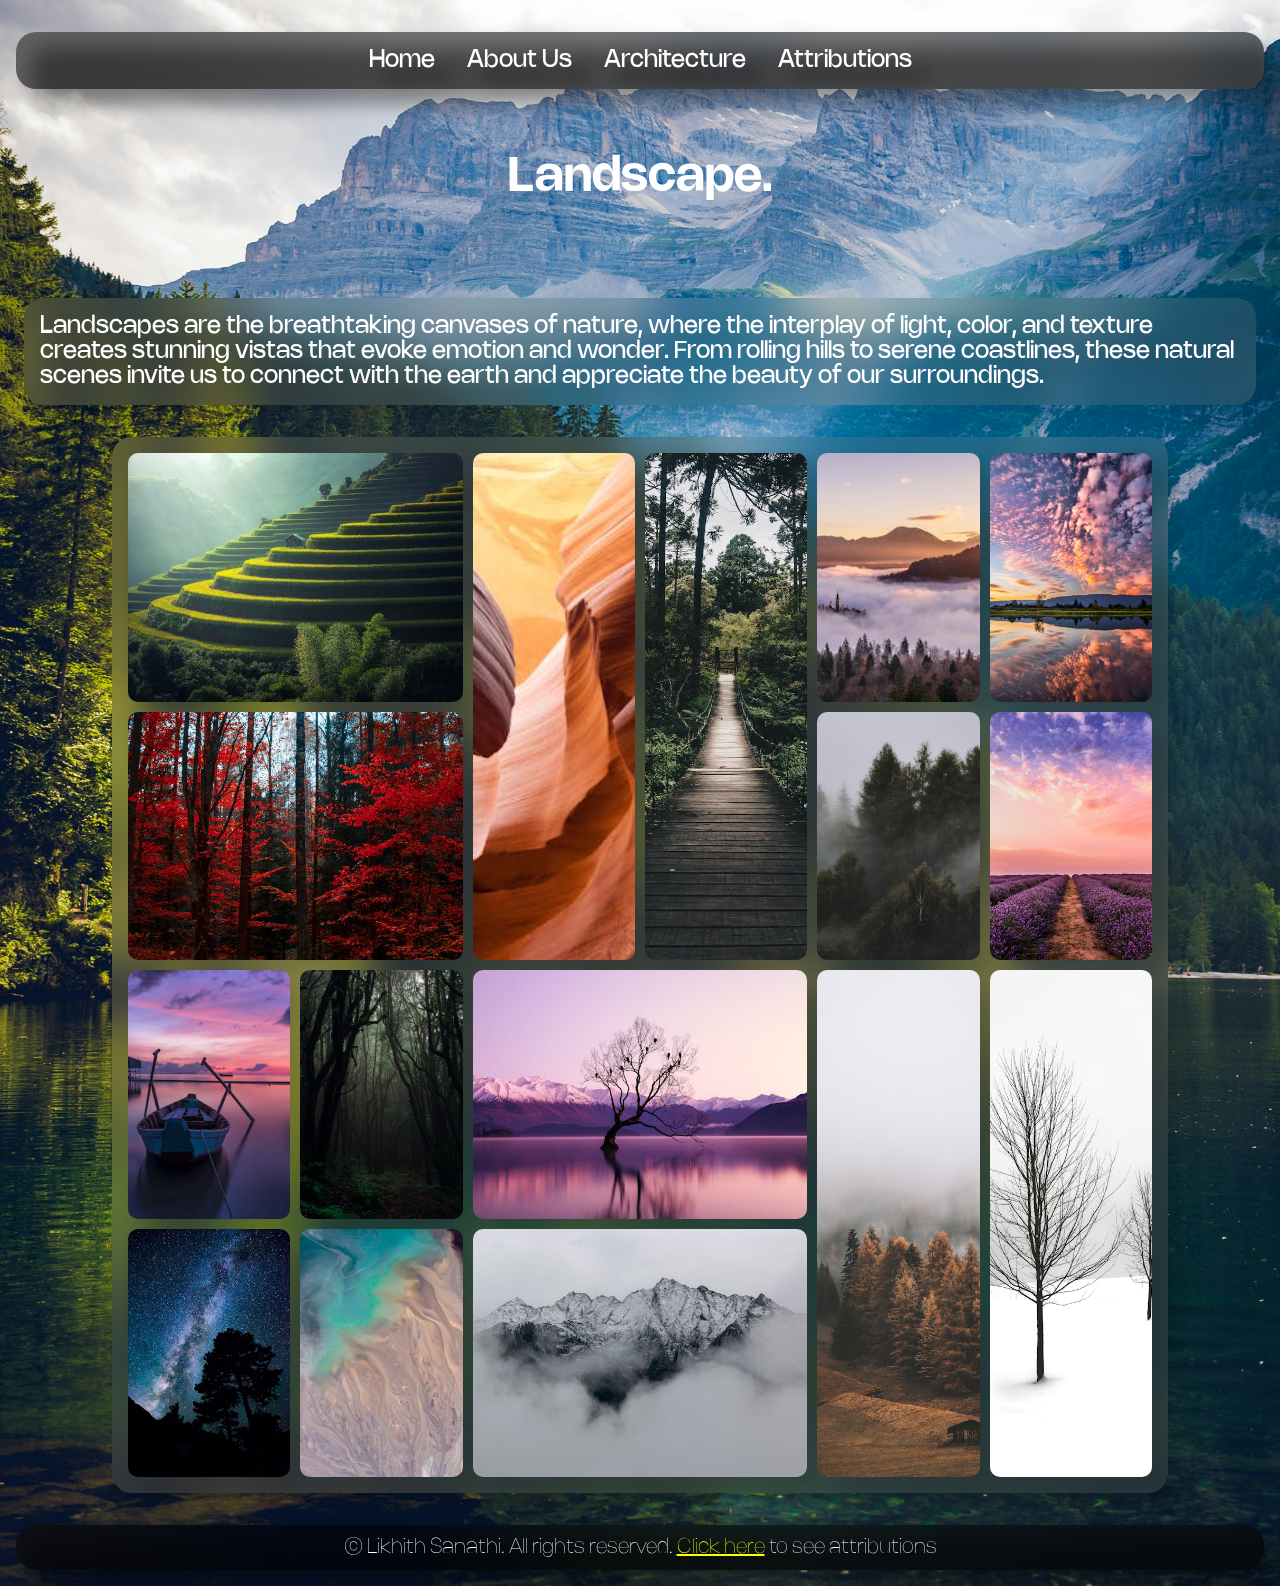
<file: ca/landscape.html>
<!DOCTYPE html>
<html lang="en">
    <head>
        <title>LensBeyond - Landscape</title>
        <meta charset="UTF-8">
        <meta name="viewport" content="width=device-width, initial-scale=1.0">
        <link rel="stylesheet" href="styles.css">
        <link rel="icon" type="image/x-icon" href="images/icon.png">
    </head>
    <body id="landscape">
        <nav id="landscape-nav">
            <a href="index.html">Home</a>
            <a href="aboutus.html">About Us</a>
            <a href="architecture.html">Architecture</a>
            <a href="attribution.html">Attributions</a>

        </nav>

        <header>
        <h1>Landscape.</h1>
        </header>  

        <main>

            <p>Landscapes are the breathtaking canvases of nature, where the interplay of light, color, and texture creates stunning vistas that evoke emotion and wonder. From rolling hills to serene coastlines, these natural scenes invite us to connect with the earth and appreciate the beauty of our surroundings.</p>
            
            
            <div id="grid-gallery">               
                    <img src = 'images/land1.jpg' alt = 'terrace farm' class="wide">
                    <img src = 'images/land2.jpg' alt = 'canyon' class="tall">
                    <img src = 'images/land3.jpg' alt = 'bridge' class="tall">
                    <img src = 'images/land4.jpg' alt = 'mountains' class="square">                    
                    <img src = 'images/land5.jpg' alt = 'symmetric mountains' class="square">
                    <img src = 'images/land6.jpg' alt = 'red trees' class="wide">
                    <img src = 'images/land7.jpg' alt = 'foggy forest' class="square">
                    <img src = 'images/land8.jpg' alt = 'flower field' class="square">            
                    <img src = 'images/land9.jpg' alt = 'boat in lake' class="square">
                    <img src = 'images/land10.jpg' alt="foggy forest" class="square">
                    <img src="images/land11.jpg" alt="tree in lake" class="wide">
                    <img src="images/land12.jpg" alt="pine trees" class="tall">
                    <img src = 'images/land13.jpg' alt = 'bare trees' class="tall">
                    <img src = 'images/land14.jpg' alt = 'starry sky' class="square">
                    <img src = 'images/land15.jpg' alt = 'shore' class="square">
                    <img src="images/land16.jpg" alt="snowy mountains" class="wide">                            
            </div>
            
        </main>

        <footer>
            <small>
                &copy; Likhith Sanathi. All rights reserved. <a href='attribution.html'>Click here</a> to see attributions
            </small>
        </footer>
    </body>
</html>
</file>
<file: ca/styles.css>
@font-face {
    font-family: Nohemi;
    src: url(fonts/Nohemi/Nohemi-Regular-BF6438cc58b98fc.otf);
}

@font-face {
    font-family: Nohemi-Thin;
    src: url(fonts/Nohemi/Nohemi-Thin-BF6438cc577ef3b.otf);
}

@font-face {
    font-family: Nohemi-Semibold;
    src: url(fonts/Nohemi/Nohemi-SemiBold-BF6438cc588b5e5.otf)
}

@font-face {
    font-family: DirtyLine;
    src: url(fonts/DirtyLine/dirtyline-36daysoftype-2022.otf);
}

:root {
    --primary-color: #ffd5b2;
    --secondary-color: rgba(133, 133, 133, 0.219);
    --text-color: rgb(255, 255, 255);
    --hyperlink-color: rgb(255, 255, 0);
    --border-radius: 20px;
    --img-border-radius: 45px;
}

body{
    margin: 0;
    padding: 0;
    display: flex;
    flex-direction: column;
    min-height: 100vh;
}

h1{
    margin: 4rem 0rem;
    font-family: Nohemi-SemiBold, Arial, Helvetica, sans-serif;
    font-size: 3rem;
    text-align: center;
    color: var(--header-color);
}

h2{
    display: flex;
    margin: 3rem 0rem;
    font-family: Nohemi, Arial, Helvetica, sans-serif;
    font-size: 3rem;
    text-align: center;
    color: var(--header-color);
    padding: 0rem 3rem;
}

p{
    display: flex;
    align-items: center;
    font-family: Nohemi, Arial, Helvetica, sans-serif;
    font-size: 1.5rem;
}

section {
    background: var(--secondary-color);
    border-radius: var(--border-radius);
    margin-left: 1.5rem;
    margin-right: 1.5rem;
    filter: drop-shadow(15px 15px 10px rgba(0, 0, 0, 0.3));
    backdrop-filter: blur(20px);
}

nav {
    background: rgba(0, 0, 0, 0.5);
    backdrop-filter: blur(50px);
    display: flex;
    justify-content: center;
    align-items: center;
    flex-wrap: wrap;
    margin: 2rem 1rem;
    margin-bottom: 0;
    border-radius: 20px;
    filter: drop-shadow(15px 15px 10px rgba(0, 0, 0, 0.8));
}

nav a{
    font-size: 1.5rem;
    margin: 1rem;
    font-family: Nohemi, Arial, Helvetica, sans-serif;
    color: rgb(95, 95, 250);
    mix-blend-mode: difference;
    text-decoration: none;
}



footer {
    display: flex;
    justify-content: center;
    flex-wrap: wrap;
    text-align: center;
    align-items: center;;
    background: rgba(0,0,0,0.5);
    backdrop-filter: blur(50px);
    border-radius: 20px;
    font-family:  Nohemi-Thin, Arial, Helvetica, sans-serif;
    font-size: 1.5rem;
    color: white;
    margin: 1rem;
    margin-top: auto;
    height: 5vh;
    filter: drop-shadow(15px 15px 10px rgba(0, 0, 0, 0.8));
}

footer a{
    color: yellow;
}

img{
    border-radius: var(--img-border-radius);
}

#aboutus nav a, #attribution nav a, #architecture nav a, #landscape nav a{
    color: var(--text-color)
}

#home h1{
    font-family: DirtyLine, Arial, Helvetica, sans-serif;
    mix-blend-mode: difference;  
    color: rgb(95, 95, 250); 
    text-align: center;
    font-size: 10vw;
    margin-bottom: 0;
    margin-top: 8rem;
}

#home p {
    display:block;
    text-align: center;
    padding: 4rem;
    font-family: Nohemi, Arial, Helvetica, sans-serif;
    font-size: 2.5rem;
    color: white;
}

#home section{
    background: none;
    backdrop-filter: none;
}

#aboutus{
    height: auto;
    background: url(images/abstractblack.jpg);
    background-size:cover;
    background-position: right top;
    color: var(--text-color)
}

#aboutus img{
    width: 40vw;
    height: auto;
    padding: 2rem;
}

#aboutus section {
    display: flex;
    align-items: center;
    margin-bottom: 3rem; 
}

#aboutus section p{
    margin-left: 3rem;
    margin-right: 3rem;
}

#testimonials{
    display: flex;
    flex-direction: column;
    align-items: center;
    justify-content: center;
    text-align: center;
    color: var(--text-color);
}

#testimonials div{
    background: rgba(0, 0, 0, 0.11);
    margin: 1rem;
    border-radius: 20px;
    filter: drop-shadow(15px 15px 5px rgba(0, 0, 0, 0.2));
}

#reviews{
    display: flex;
    flex-direction: row;
    align-items: center;
    justify-content: center;
    background: none;
}
        
#reviews div img{
    width: 10vh;
    height: auto;
}

.name{
    justify-content: end;
}

#architecture{
    background: url(images/wall.jpg);
    background-size: fill;
    background-position: center;
}

#architecture h1,p{
    color:var(--text-color)
}

#architecture div{
    background-color: var(--secondary-color);
    backdrop-filter: blur(20px);
    filter: drop-shadow(15px 15px 10px rgba(0, 0, 0, 0.3));
    padding: 1rem;
    border-radius: 10px;
}

#gallery {
    padding: 16px;
    column-count: 4;
    column-gap: 16px;
    margin: auto;
    width: 80vw ;
    margin-bottom: 1rem;
    border-radius: var(--border-radius);
}

#gallery img {
    width: 100%;
    height: auto;
    margin-bottom: 16px;
    border-radius: 0;
    transition: transform 0.3s;
    padding: 0;
    border-radius: 10px;
}

#landscape{
    background: url(images/landscape.jpg);
    background-position: bottom center;
    background-size: cover;
    color: var(--text-color);
}
#grid-gallery {
    display: grid;
    grid-template-columns: repeat(6, 1fr);
    grid-template-rows: repeat(4, 1fr);
    padding: 1rem;
    gap:10px;
    max-width: 100vw;
    margin: auto;
    margin-bottom: 2rem;
    background: var(--secondary-color);
    filter: drop-shadow(15px 15px 10px rgba(0, 0, 0, 0.3));
    border-radius: var(--border-radius);
    backdrop-filter: blur(20px);
    width: 80vw;
    height: 80vw;
}

#grid-gallery img{
    width: 100%;
    height: 100%;
    object-fit:cover;
    border-radius: 10px;
    overflow: hidden;
    padding: 0;
}

.wide{
    grid-column: span 2;
    grid-row: span 1;
}

.tall{
    grid-row: span 2;
    grid-column: span 1;
}

.square{
    grid-row: span 1;
    grid-column: span 1;
}

#attribution div, #architecture p, #landscape p{
    display: flex;
    flex-direction: row;
    border-radius: var(--border-radius);
    margin: 2rem 1.5rem;
    padding: 1rem;
    background: var(--secondary-color);
    backdrop-filter: blur(20px);
    filter: drop-shadow(15px 15px 10px rgba(0, 0, 0, 0.3));
}

#attribution{
    background: url(images/abstractpink.jpg);
}

#attribution p{
    padding: 1.5rem;
}
    
#attribution section{
    margin-left: 0rem;
    margin-right: 0rem;
}

#attribution section {   
    display: flex;
    flex-direction: column;
    backdrop-filter: none;
    filter: none;
    background: none;
}

#attribution a {
    color: var(--text-color);
    padding: 0.125rem;
}

.video {
    width: 100%;         
    height: 100%;        
    object-fit:cover;   
    border-radius: 20px;
}

.video-container,#attribution img {
    height: auto;
    width: 15vw;
    border-radius: 45px;
    padding: 2rem;
}

#attribution div div {
    background: none;
    backdrop-filter: none;
}

.video-container{
    min-width: 20vw;
}

.bg{
    position: fixed;
    top:0;
    left:0;
    width: 100vw;
    height: 100vh;
    z-index: -1;
    background-color: black;
    object-fit: cover;
    transform: scale(1.1);
}

#bg{
    position: absolute;
    top: 50%;
    left: 50%;
    width: 100vw;  /* Updated to fit exactly */
    height: 100vh; /* Updated to fit exactly */
    transform: translate(-50%, -50%);
    object-fit: cover;
    filter: blur(2px) brightness(0.8) ;
    z-index: -1;
}



@media screen and (max-width: 768px) {
    #home h1 {
        font-size: 15vw;
    }
    #home p{
        padding: 0;
        margin: 3rem 0.5rem;
    }
}

@media screen and (max-width: 768px) {
    section {
        display: flex;
        flex-direction: column;
        align-items: center;
        margin-bottom: 3rem;
    }

    #attribution section{
        align-items:normal;
    }

    section p{
            margin-left: 3rem;
            margin-right: 3rem;
            margin-top: 3rem;
    }    
    img {
        padding: 2rem;
        width: 70vw;
        height: auto;
    }
    #img{
        order: 1;
    }
    #text{
        order: 2;
    }
}
    
@media screen and (max-width: 992px) { /* testim margin auto removed*/
    #reviews{
        flex-direction: column;
    }
}

@media (max-width: 768px) {
    #gallery {
        column-count: 2;
    }
}

@media (max-width: 480px) {
    #gallery {
        column-count: 1;
    }
}

@media (max-width: 768px) { /* Adjust the width as needed */
    #grid-gallery {
        grid-template-columns: repeat(2, 1fr); /* 2 columns */
        grid-template-rows: auto; /* Allow rows to adjust based on content */
        min-height: 700vw;
    }
}

@media (max-width: 480px) { /* Adjust the width as needed */
    #grid-gallery {
        grid-template-columns: repeat(1, 1fr); /* 1 column */
    }}

@media screen and (max-width: 992px) {
    #attribution div{
        display:flex;
        flex-direction: column;
        p{
            justify-content: center;
        }
    }
    #attribution img{
        margin: auto;
        width: 40vw
    }
    .video-container{
        width: 50vw;
    }

    div #aquatic{
        margin: auto;
    }

}
</file>
